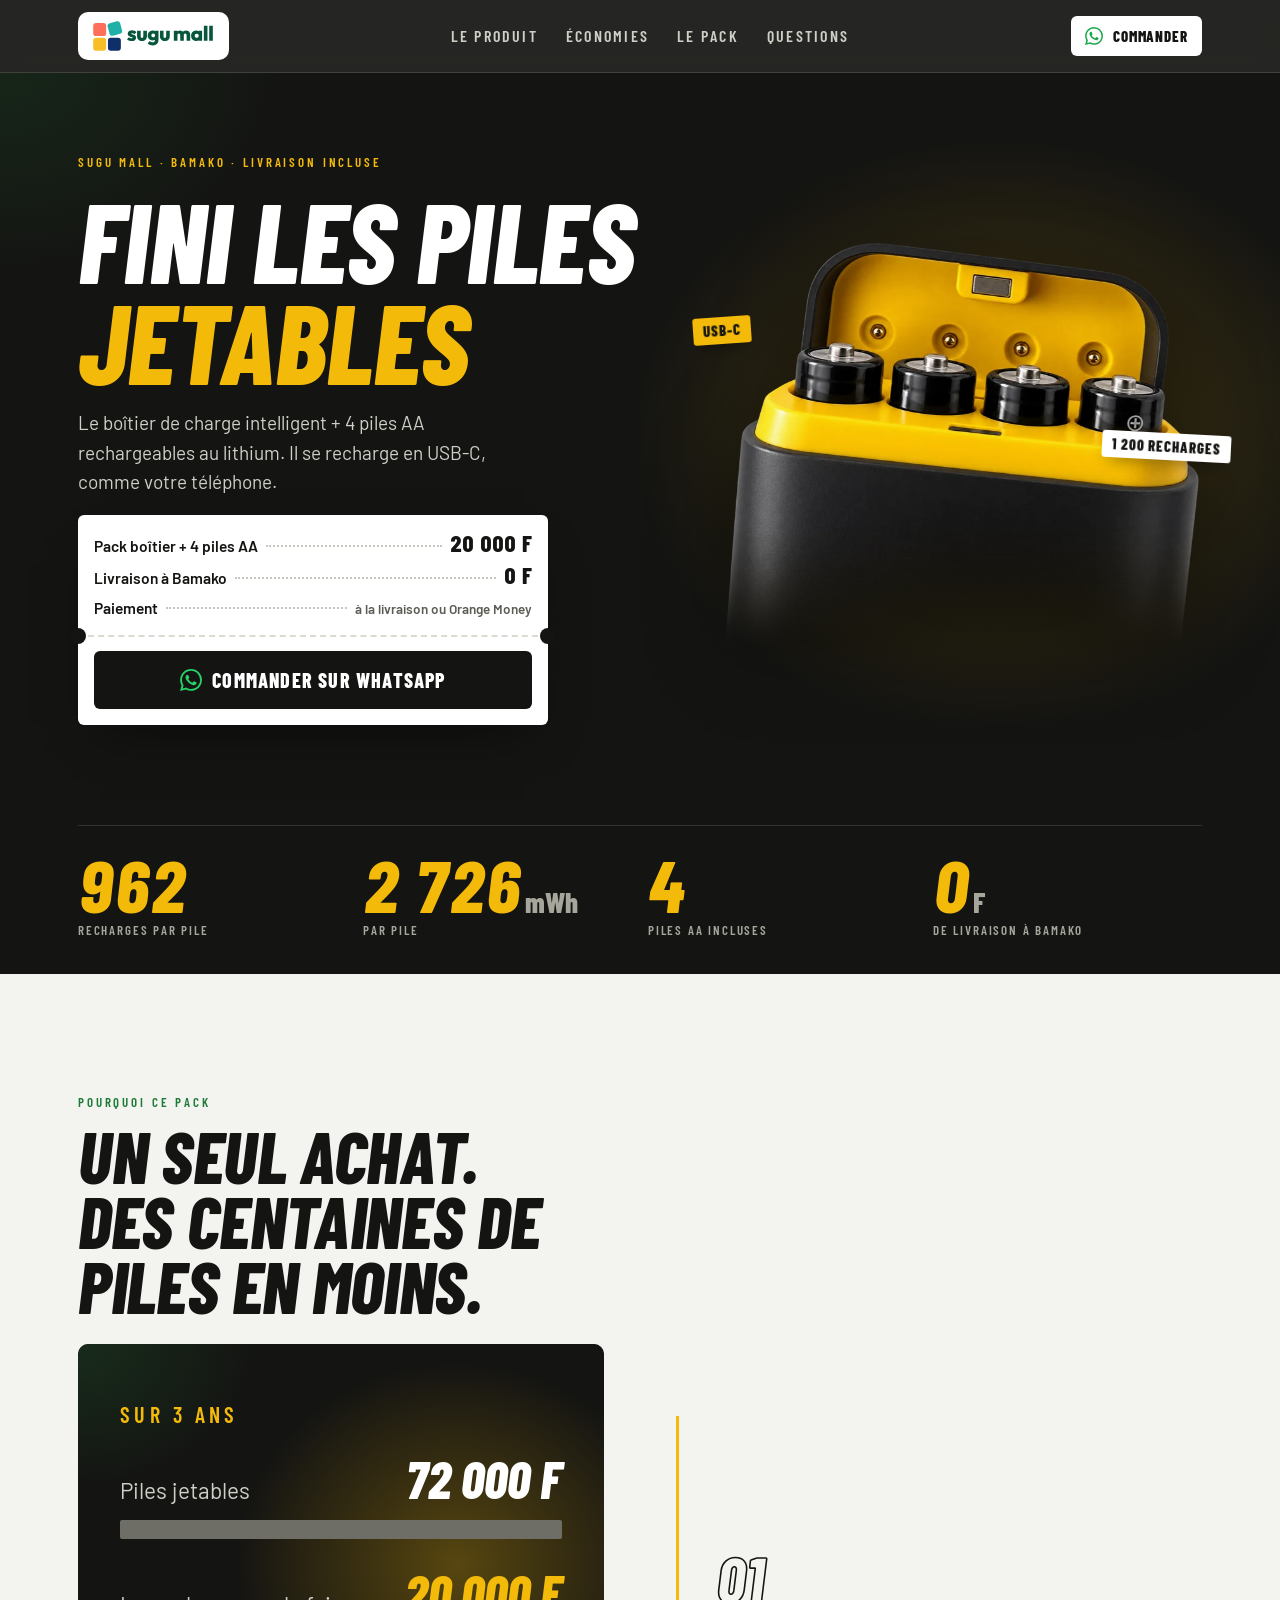
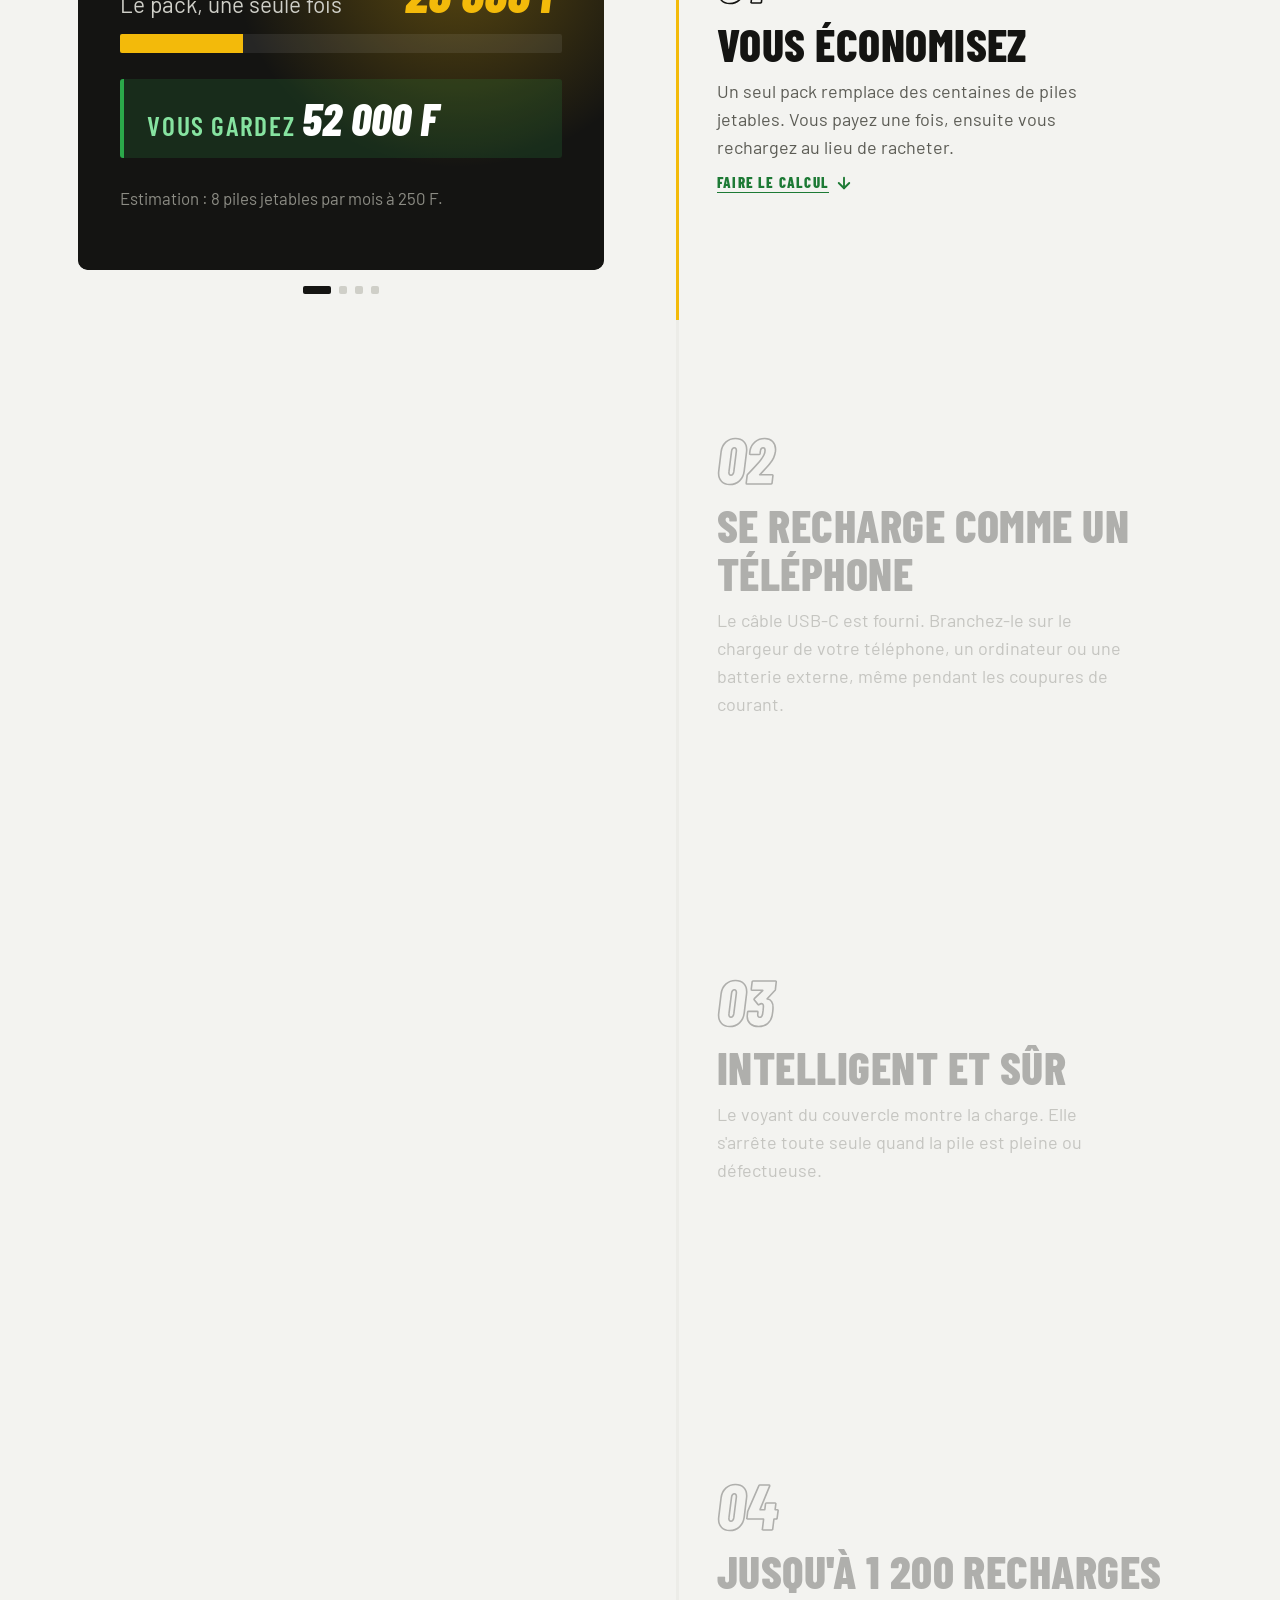
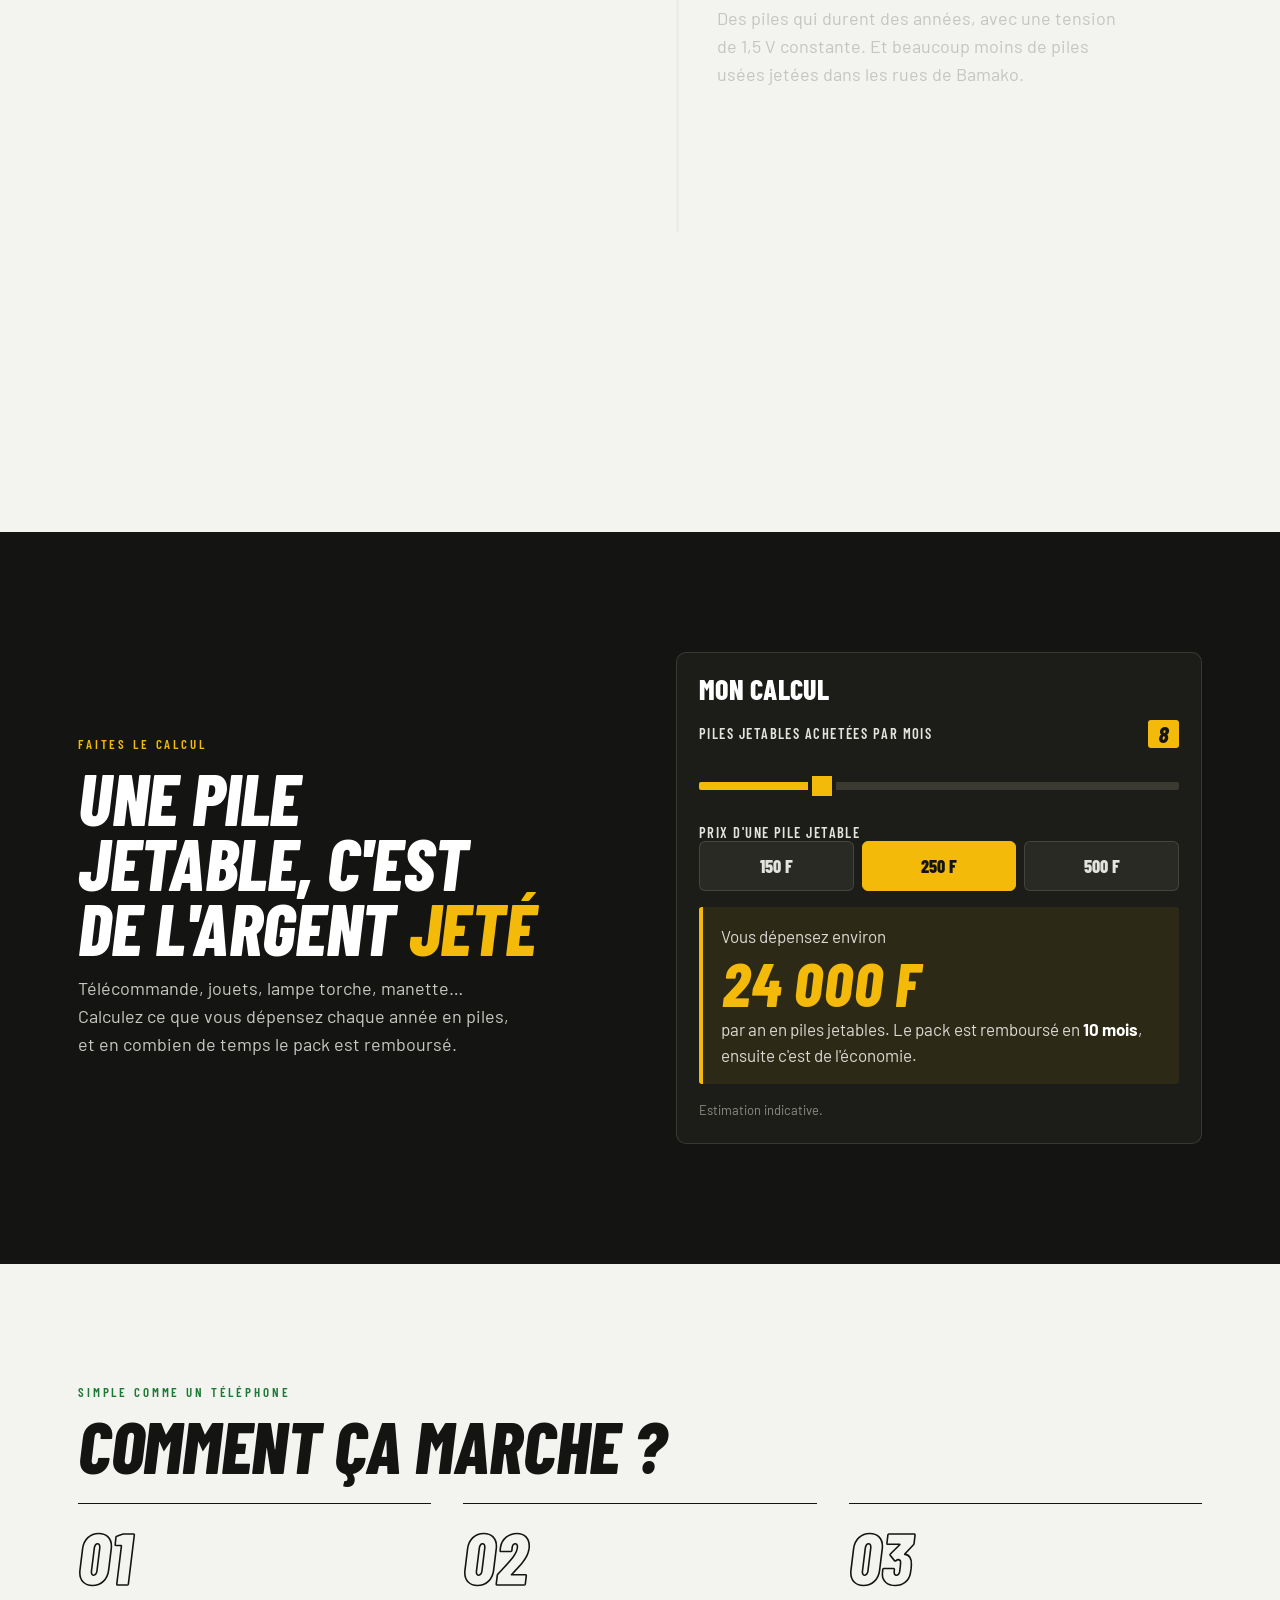
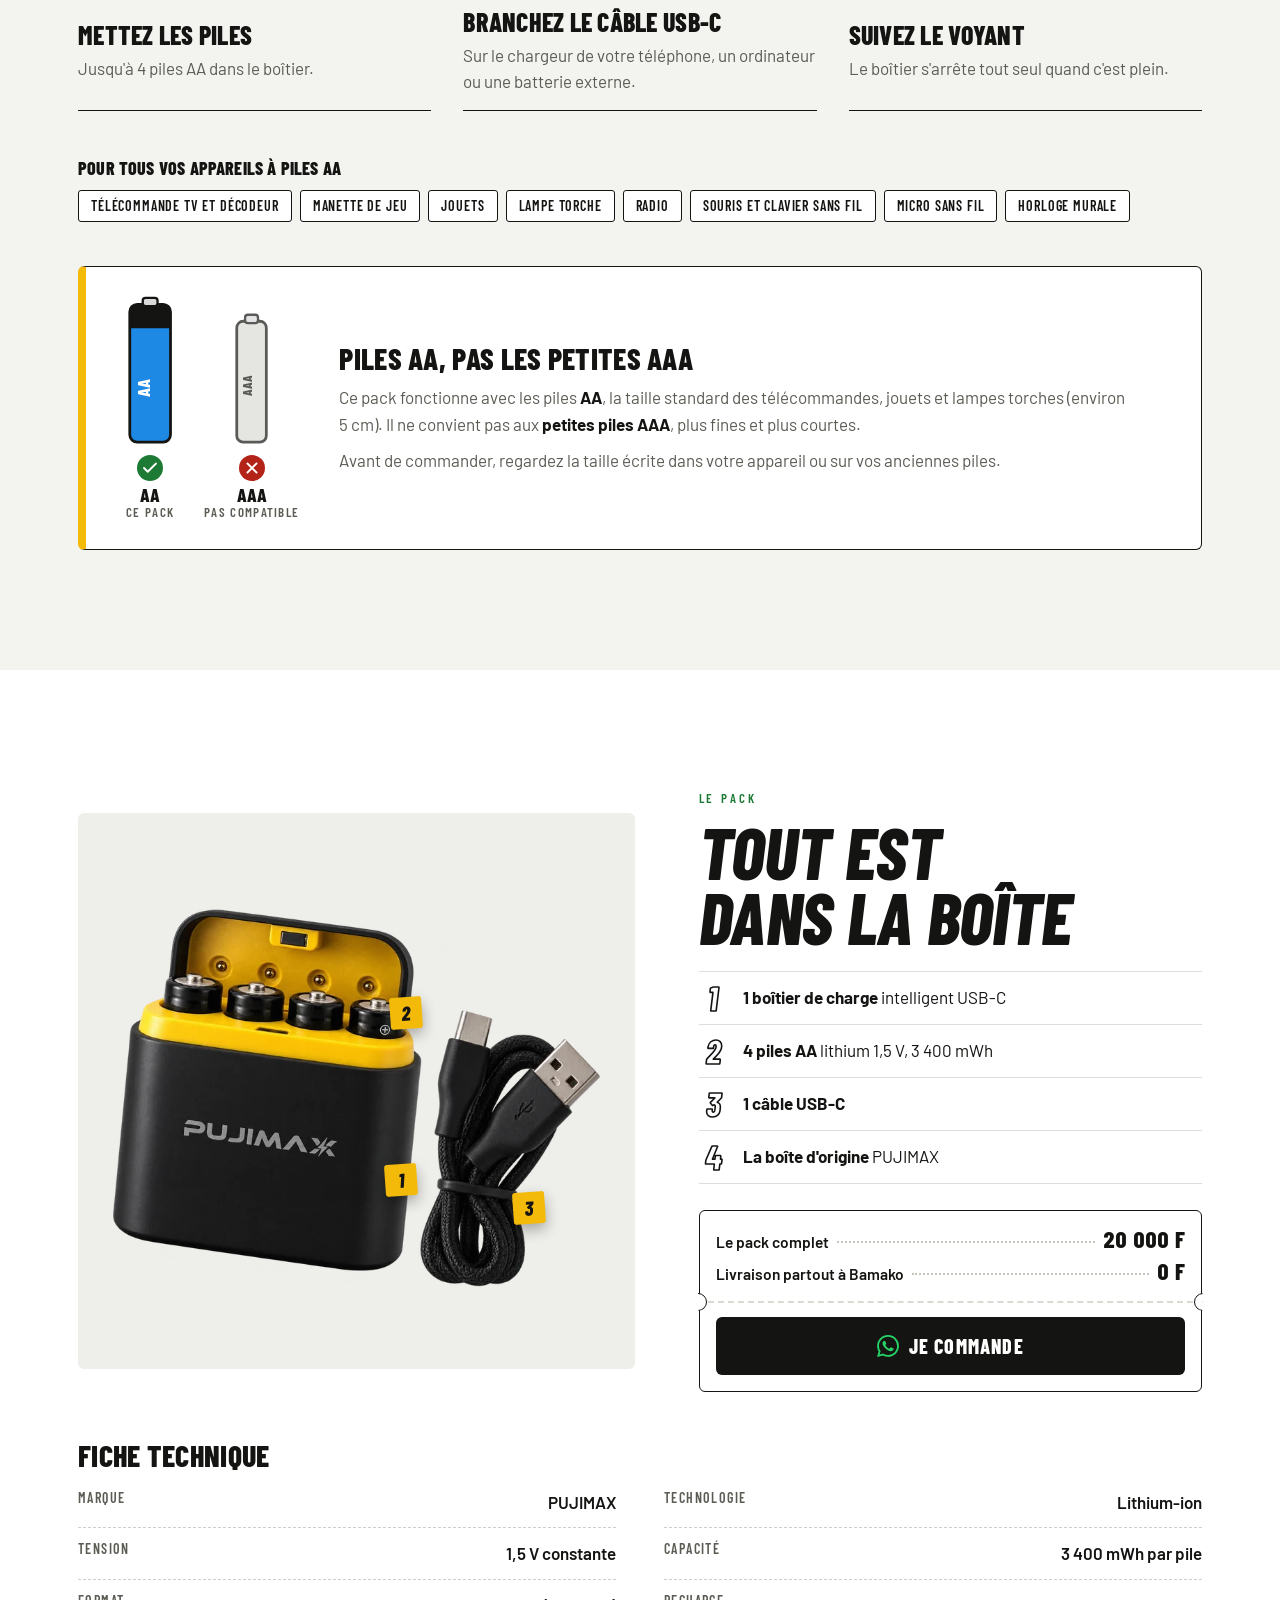
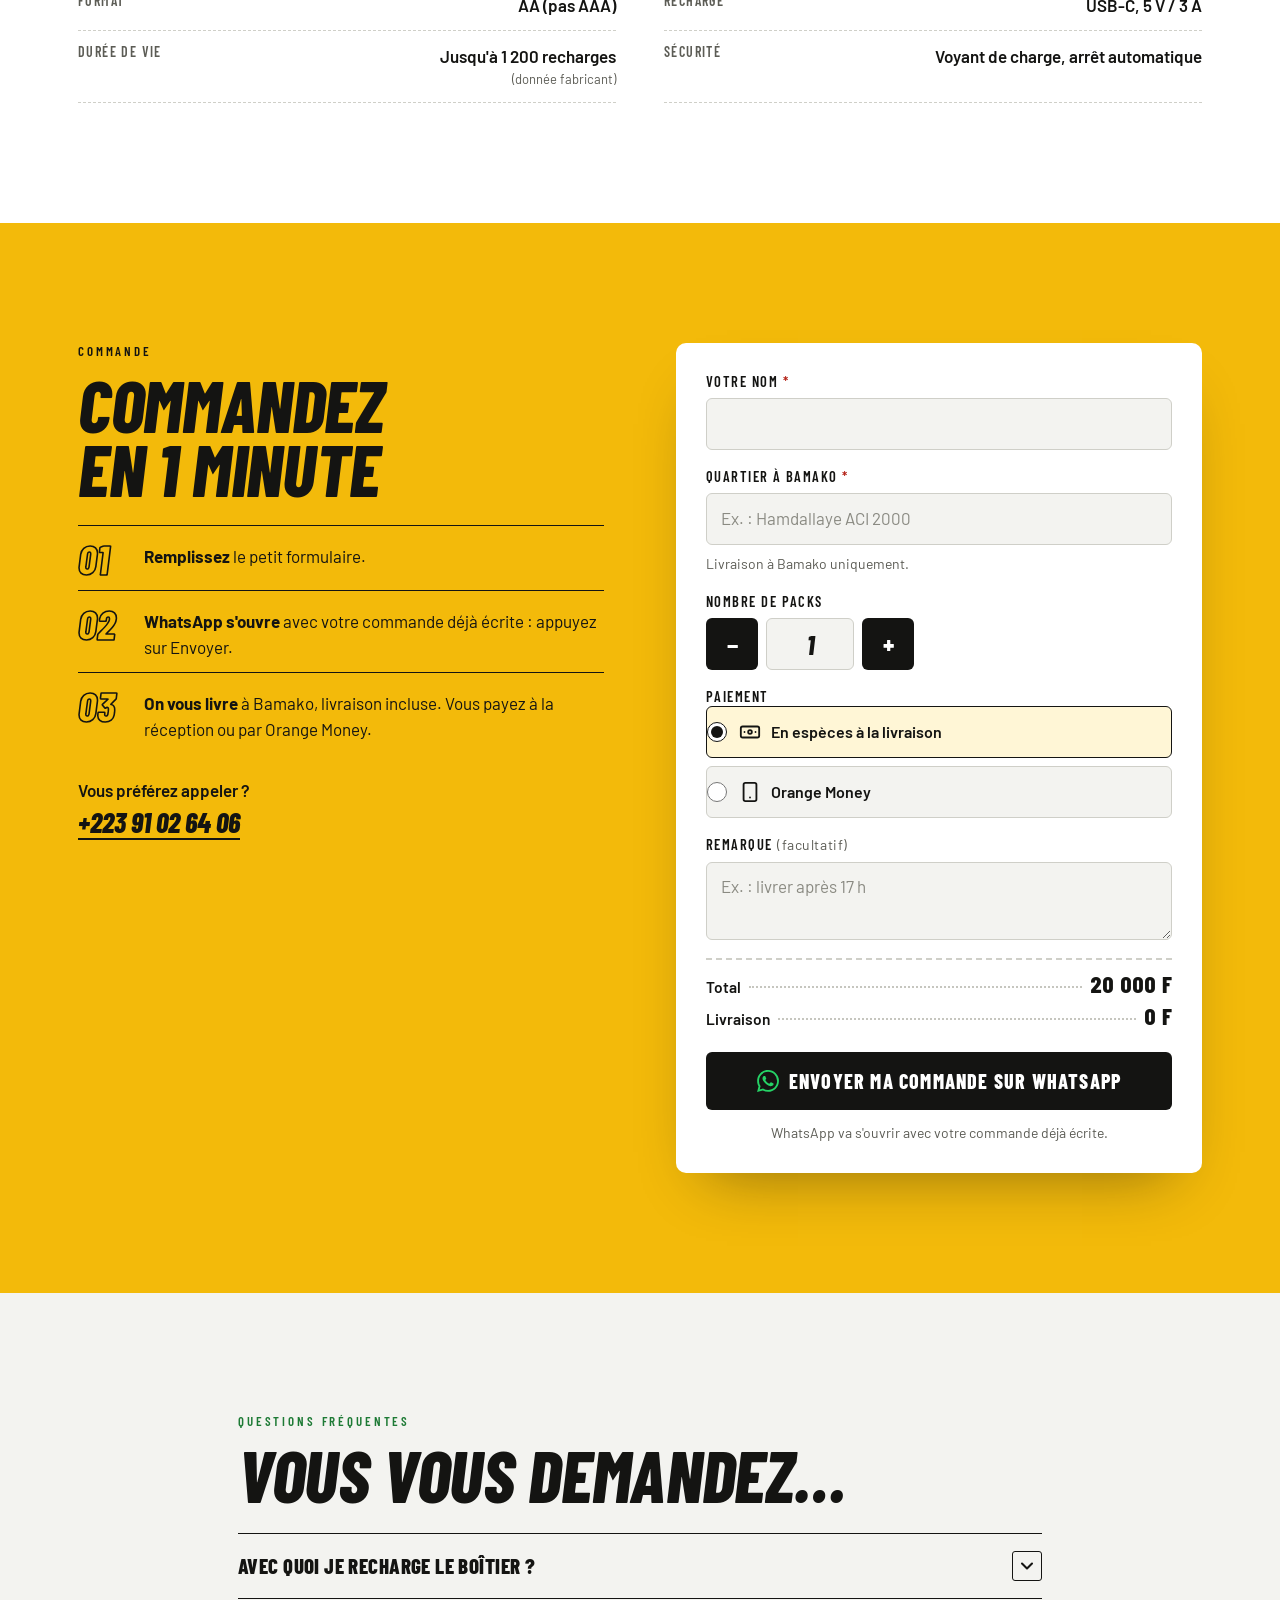
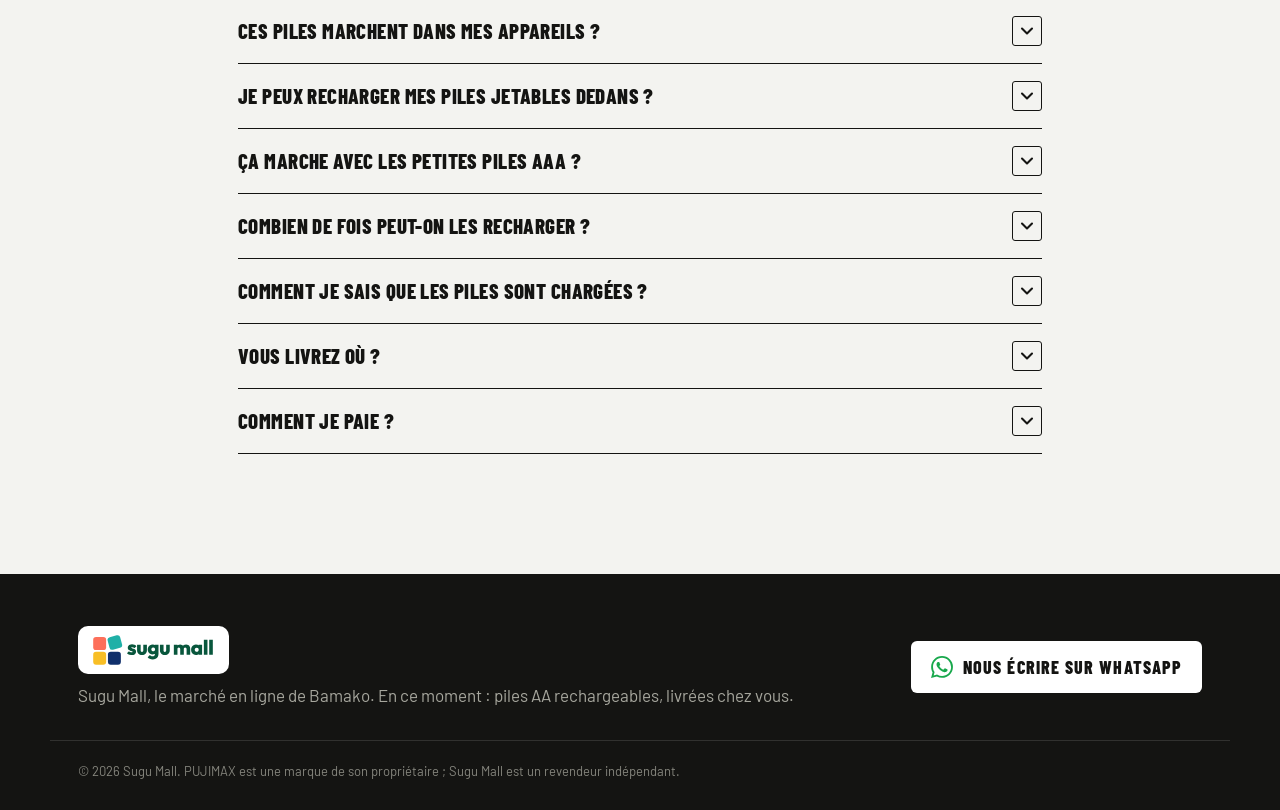
<file: index.html>
<!doctype html>
<html lang="fr">
<head>
  <meta charset="utf-8">
  <meta name="viewport" content="width=device-width, initial-scale=1, viewport-fit=cover">
  <title>Sugu Mall — Piles AA rechargeables USB-C livrées à Bamako</title>
  <meta name="description" content="Sugu Mall, le marché en ligne de Bamako : boîtier de charge USB-C + 4 piles AA rechargeables PUJIMAX. 20 000 F, livraison incluse, commande sur WhatsApp.">
  <link rel="canonical" href="https://sugumall.com/">
  <meta name="theme-color" content="#141412">

  <!-- Aperçu quand le lien est partagé sur WhatsApp / Facebook.
       Si le site change d'adresse (nom de domaine), mettre à jour og:url et og:image. -->
  <meta property="og:type" content="website">
  <meta property="og:locale" content="fr_FR">
  <meta property="og:site_name" content="Sugu Mall">
  <meta property="og:url" content="https://sugumall.com/">
  <meta property="og:title" content="Fini les piles jetables — Sugu Mall">
  <meta property="og:description" content="Boîtier de charge USB-C + 4 piles AA rechargeables. 20 000 F, livraison incluse à Bamako.">
  <meta property="og:image" content="https://sugumall.com/img/og-sugu-mall.jpg">
  <meta property="og:image:width" content="1200">
  <meta property="og:image:height" content="630">
  <meta property="og:image:alt" content="Sugu Mall : boîtier de charge USB-C et 4 piles AA rechargeables, 20 000 F livraison incluse à Bamako">
  <meta name="twitter:card" content="summary_large_image">

  <!-- Fiche pour Google (nom du site, boutique, produit).
       Si le prix, le numéro WhatsApp ou le stock changent, les mettre à jour ici aussi (main.js ne touche pas ce bloc). -->
  <script type="application/ld+json">
  {
    "@context": "https://schema.org",
    "@graph": [
      {
        "@type": "WebSite",
        "@id": "https://sugumall.com/#site",
        "url": "https://sugumall.com/",
        "name": "Sugu Mall",
        "alternateName": ["sugumall", "sugumall.com"],
        "inLanguage": "fr",
        "publisher": { "@id": "https://sugumall.com/#boutique" }
      },
      {
        "@type": "OnlineStore",
        "@id": "https://sugumall.com/#boutique",
        "name": "Sugu Mall",
        "alternateName": "sugumall",
        "url": "https://sugumall.com/",
        "logo": "https://sugumall.com/img/logo-sugu-mall-carre.png",
        "image": "https://sugumall.com/img/og-sugu-mall.jpg",
        "description": "Sugu Mall, le marché en ligne de Bamako. Commande sur WhatsApp, livraison partout à Bamako, paiement à la livraison ou par Orange Money.",
        "telephone": "+22391026406",
        "address": { "@type": "PostalAddress", "addressLocality": "Bamako", "addressCountry": "ML" },
        "areaServed": { "@type": "City", "name": "Bamako" },
        "contactPoint": {
          "@type": "ContactPoint",
          "contactType": "customer service",
          "telephone": "+22391026406",
          "url": "https://wa.me/22391026406",
          "areaServed": "ML",
          "availableLanguage": "fr"
        },
        "sameAs": ["https://www.facebook.com/profile.php?id=61595785272028"]
      },
      {
        "@type": "Product",
        "@id": "https://sugumall.com/#pack",
        "name": "Pack boîtier de charge USB-C + 4 piles AA rechargeables PUJIMAX",
        "description": "Boîtier de charge intelligent USB-C, 4 piles AA rechargeables lithium 1,5 V (3 400 mWh, jusqu'à 1 200 recharges) et câble USB-C. Livraison incluse à Bamako.",
        "image": ["https://sugumall.com/img/boitier-studio.webp", "https://sugumall.com/img/pack-studio.webp"],
        "brand": { "@type": "Brand", "name": "PUJIMAX" },
        "offers": {
          "@type": "Offer",
          "url": "https://sugumall.com/",
          "price": "20000",
          "priceCurrency": "XOF",
          "availability": "https://schema.org/InStock",
          "itemCondition": "https://schema.org/NewCondition",
          "seller": { "@id": "https://sugumall.com/#boutique" }
        }
      }
    ]
  }
  </script>

  <link rel="icon" href="img/favicon.svg?v=3" type="image/svg+xml">
  <link rel="preload" as="image" href="img/boitier-studio.webp" fetchpriority="high">
  <link rel="preconnect" href="https://fonts.googleapis.com">
  <link rel="preconnect" href="https://fonts.gstatic.com" crossorigin>
  <link rel="stylesheet" href="https://fonts.googleapis.com/css2?family=Barlow+Condensed:ital,wght@0,600;0,800;1,800&family=Barlow:wght@400;600&display=swap">
  <link rel="stylesheet" href="styles.css?v=8">
  <script>
    // Active les animations ; si main.js ne se charge pas, on réaffiche tout.
    document.documentElement.classList.add("js");
    addEventListener("load", function () { setTimeout(function () { if (!window.__pileReady) document.documentElement.classList.remove("js"); }, 1500); });
  </script>
</head>
<body>

<!-- Icônes (style Lucide, licence ISC) + logo WhatsApp -->
<svg width="0" height="0" style="position:absolute" aria-hidden="true">
  <defs>
    <symbol id="i-wa" viewBox="0 0 24 24"><path fill="currentColor" d="M17.47 14.38c-.3-.15-1.76-.87-2.03-.97-.27-.1-.47-.15-.67.15-.2.3-.77.97-.94 1.16-.17.2-.35.22-.64.07-.3-.15-1.26-.46-2.39-1.47-.88-.79-1.48-1.76-1.65-2.06-.17-.3-.02-.46.13-.6.13-.14.3-.35.45-.52.15-.17.2-.3.3-.5.1-.2.05-.37-.03-.52-.07-.15-.67-1.61-.92-2.2-.24-.58-.49-.5-.67-.51h-.57c-.2 0-.52.07-.79.37-.27.3-1.04 1.02-1.04 2.48 0 1.46 1.07 2.87 1.21 3.07.15.2 2.1 3.2 5.08 4.49.71.3 1.26.49 1.7.63.71.22 1.36.19 1.87.12.57-.09 1.76-.72 2-1.42.25-.69.25-1.29.18-1.41-.08-.13-.27-.2-.57-.35m-5.42 7.4h-.01a9.87 9.87 0 0 1-5.03-1.38l-.36-.21-3.74.98 1-3.65-.24-.37a9.86 9.86 0 0 1-1.51-5.26c0-5.45 4.44-9.88 9.89-9.88 2.64 0 5.12 1.03 6.99 2.9a9.82 9.82 0 0 1 2.89 6.99c0 5.45-4.44 9.88-9.88 9.88m8.41-18.3A11.82 11.82 0 0 0 12.05 0C5.5 0 .16 5.34.16 11.89c0 2.1.55 4.14 1.59 5.95L.06 24l6.3-1.65a11.88 11.88 0 0 0 5.68 1.45h.01c6.55 0 11.89-5.34 11.89-11.89a11.82 11.82 0 0 0-3.48-8.41"/></symbol>
    <symbol id="i-truck" viewBox="0 0 24 24" fill="none" stroke="currentColor" stroke-width="2" stroke-linecap="round" stroke-linejoin="round"><path d="M14 18V6a2 2 0 0 0-2-2H4a2 2 0 0 0-2 2v11a1 1 0 0 0 1 1h2"/><path d="M15 18H9"/><path d="M19 18h2a1 1 0 0 0 1-1v-3.65a1 1 0 0 0-.22-.62l-3.48-4.35A1 1 0 0 0 17.52 8H14"/><circle cx="17" cy="18" r="2"/><circle cx="7" cy="18" r="2"/></symbol>
    <symbol id="i-cash" viewBox="0 0 24 24" fill="none" stroke="currentColor" stroke-width="2" stroke-linecap="round" stroke-linejoin="round"><rect width="20" height="12" x="2" y="6" rx="2"/><circle cx="12" cy="12" r="2"/><path d="M6 12h.01M18 12h.01"/></symbol>
    <symbol id="i-phone" viewBox="0 0 24 24" fill="none" stroke="currentColor" stroke-width="2" stroke-linecap="round" stroke-linejoin="round"><rect width="14" height="20" x="5" y="2" rx="2"/><path d="M12 18h.01"/></symbol>
    <symbol id="i-shield" viewBox="0 0 24 24" fill="none" stroke="currentColor" stroke-width="2" stroke-linecap="round" stroke-linejoin="round"><path d="M20 13c0 5-3.5 7.5-7.66 8.95a1 1 0 0 1-.67-.01C7.5 20.5 4 18 4 13V6a1 1 0 0 1 1-1c2 0 4.5-1.2 6.24-2.72a1.17 1.17 0 0 1 1.52 0C14.51 3.81 17 5 19 5a1 1 0 0 1 1 1z"/><path d="m9 12 2 2 4-4"/></symbol>
    <symbol id="i-zap" viewBox="0 0 24 24" fill="none" stroke="currentColor" stroke-width="2" stroke-linecap="round" stroke-linejoin="round"><path d="M4 14a1 1 0 0 1-.78-1.63l9.9-10.2a.5.5 0 0 1 .86.46l-1.92 6.02A1 1 0 0 0 13 10h7a1 1 0 0 1 .78 1.63l-9.9 10.2a.5.5 0 0 1-.86-.46l1.92-6.02A1 1 0 0 0 11 14z"/></symbol>
    <symbol id="i-chevron" viewBox="0 0 24 24" fill="none" stroke="currentColor" stroke-width="2.5" stroke-linecap="round" stroke-linejoin="round"><path d="m6 9 6 6 6-6"/></symbol>
    <symbol id="i-arrow" viewBox="0 0 24 24" fill="none" stroke="currentColor" stroke-width="2.5" stroke-linecap="round" stroke-linejoin="round"><path d="M12 5v14"/><path d="m19 12-7 7-7-7"/></symbol>
    <symbol id="i-right" viewBox="0 0 24 24" fill="none" stroke="currentColor" stroke-width="2.5" stroke-linecap="round" stroke-linejoin="round"><path d="M5 12h14"/><path d="m12 5 7 7-7 7"/></symbol>
    <symbol id="i-alert" viewBox="0 0 24 24" fill="none" stroke="currentColor" stroke-width="2" stroke-linecap="round" stroke-linejoin="round"><circle cx="12" cy="12" r="10"/><path d="M12 8v4M12 16h.01"/></symbol>
    <symbol id="i-check" viewBox="0 0 24 24" fill="none" stroke="currentColor" stroke-width="2.5" stroke-linecap="round" stroke-linejoin="round"><path d="M20 6 9 17l-5-5"/></symbol>
    <symbol id="i-x" viewBox="0 0 24 24" fill="none" stroke="currentColor" stroke-width="2.5" stroke-linecap="round" stroke-linejoin="round"><path d="M18 6 6 18M6 6l12 12"/></symbol>
  </defs>
</svg>

<a class="skip-link" href="#contenu">Aller au contenu</a>

<header class="site-header" id="site-header">
  <div class="container site-header__inner">
    <a class="logo" href="#" aria-label="Sugu Mall, retour en haut"><img src="img/logo-sugu-mall.svg" width="123" height="30" alt=""></a>
    <nav class="site-nav" aria-label="Navigation principale">
      <a href="#produit">Le produit</a>
      <a href="#economie">Économies</a>
      <a href="#pack">Le pack</a>
      <a href="#faq">Questions</a>
    </nav>
    <a class="btn btn--white btn--sm site-header__cta" href="#commander"><svg class="ico ico--sm" aria-hidden="true"><use href="#i-wa"/></svg> Commander</a>
    <button class="menu-btn" id="menu-btn" type="button" aria-expanded="false" aria-controls="menu">Menu</button>
  </div>

  <!-- Menu plein écran (téléphone) -->
  <nav class="menu" id="menu" aria-label="Menu" hidden>
    <ol class="menu__list">
      <li><a href="#produit"><span class="num">01</span> Le produit</a></li>
      <li><a href="#economie"><span class="num">02</span> Économies</a></li>
      <li><a href="#pack"><span class="num">03</span> Le pack</a></li>
      <li><a href="#faq"><span class="num">04</span> Questions</a></li>
    </ol>
    <a class="btn btn--white btn--lg btn--block" href="#commander"><svg class="ico" aria-hidden="true"><use href="#i-wa"/></svg> Commander sur WhatsApp</a>
    <p class="menu__tel">Ou appelez le <a data-tel href="tel:+22391026406">+223 91 02 64 06</a></p>
  </nav>
</header>

<main id="contenu">

  <!-- ============ HAUT DE PAGE ============ -->
  <section class="hero">
    <div class="hero__glow" aria-hidden="true"></div>
    <div class="container hero__grid">
      <h1 data-reveal><span class="hero__tag">Sugu Mall · Bamako · Livraison incluse</span> Fini les piles <span class="hl">jetables</span></h1>

      <div class="hero__media">
        <img class="hero__img" id="hero-img" src="img/boitier-studio.webp" width="760" height="650" alt="Boîtier de charge PUJIMAX ouvert, intérieur jaune, avec quatre piles AA en place" fetchpriority="high">
        <span class="sign sign--a" aria-hidden="true">USB-C</span>
        <span class="sign sign--b" aria-hidden="true">1 200 recharges</span>
      </div>

      <div class="ticket hero__ticket" data-reveal style="--i:2">
        <p class="ticket__line"><span>Pack boîtier + <span data-piles>4</span> piles AA</span><i></i><b><span data-prix>20 000</span> F</b></p>
        <p class="ticket__line"><span>Livraison à Bamako</span><i></i><b>0 F</b></p>
        <p class="ticket__line"><span>Paiement</span><i></i><span>à la livraison ou Orange Money</span></p>
        <div class="ticket__cut" aria-hidden="true"></div>
        <a id="hero-cta" class="btn btn--ink btn--lg btn--block" href="#commander"><svg class="ico" aria-hidden="true"><use href="#i-wa"/></svg> Commander sur WhatsApp</a>
      </div>

      <p class="hero__lead" data-reveal style="--i:3">Le boîtier de charge intelligent + <span data-piles>4</span> piles AA rechargeables au lithium. Il se recharge en USB-C, comme votre téléphone.</p>
    </div>

    <!-- Chiffres clés -->
    <div class="container">
      <ul class="stats" aria-label="Le pack en chiffres">
        <li class="stat" data-reveal><span class="stat__num"><span data-count="1200">1 200</span></span><span class="stat__label">recharges par pile</span></li>
        <li class="stat" data-reveal style="--i:1"><span class="stat__num"><span data-count="3400">3 400</span><small>mWh</small></span><span class="stat__label">par pile</span></li>
        <li class="stat" data-reveal style="--i:2"><span class="stat__num"><span data-piles>4</span></span><span class="stat__label">piles AA incluses</span></li>
        <li class="stat" data-reveal style="--i:3"><span class="stat__num">0<small>F</small></span><span class="stat__label">de livraison à Bamako</span></li>
      </ul>
    </div>
  </section>

  <!-- ============ LE PRODUIT (visuel fixe sur ordinateur, à faire glisser sur téléphone) ============ -->
  <section id="produit" class="section features">
    <div class="container">
      <div class="section-head" data-reveal>
        <p class="eyebrow">Pourquoi ce pack</p>
        <h2>Un seul achat. Des centaines de piles en moins.</h2>
      </div>

      <div class="features__layout">
        <!-- Sur ordinateur, main.js recopie ici les visuels des avantages -->
        <div class="features__visual" aria-hidden="true">
          <div class="features__frame"></div>
          <ol class="features__dots"><li class="is-active"></li><li></li><li></li><li></li></ol>
        </div>

        <ol class="features__list" id="features-list">
          <li class="feature is-active" data-feature="0">
            <div class="feature__visual">
              <!-- Visuel 1 : comparaison sur 3 ans -->
              <div class="panel panel--dark">
                <div class="eco">
                  <p class="panel__kicker">Sur 3 ans</p>
                  <div class="eco__item">
                    <p class="eco__top"><span>Piles jetables</span><b><span data-eco-jetables>72 000</span> F</b></p>
                    <div class="eco__bar"><i style="--w:100%"></i></div>
                  </div>
                  <div class="eco__item eco__item--pack">
                    <p class="eco__top"><span>Le pack, une seule fois</span><b><span data-prix>20 000</span> F</b></p>
                    <div class="eco__bar"><i data-eco-bar style="--w:28%"></i></div>
                  </div>
                  <p class="eco__save">Vous gardez <b><span data-eco-gain>52 000</span> F</b></p>
                  <p class="panel__note">Estimation&nbsp;: 8 piles jetables par mois à 250 F.</p>
                </div>
              </div>
            </div>
            <span class="num">01</span>
            <h3>Vous économisez</h3>
            <p>Un seul pack remplace des centaines de piles jetables. Vous payez une fois, ensuite vous rechargez au lieu de racheter.</p>
            <a class="feature__link" href="#economie">Faire le calcul <svg class="ico ico--sm" aria-hidden="true"><use href="#i-arrow"/></svg></a>
          </li>
          <li class="feature" data-feature="1">
            <div class="feature__visual">
              <!-- Visuel 2 : d'où vient l'énergie -->
              <div class="panel panel--yellow">
                <svg class="usb-art" viewBox="0 0 400 400" role="img" aria-label="Le boîtier se recharge avec un chargeur de téléphone, un ordinateur ou une batterie externe">
                  <g fill="#fff"><rect x="24" y="26" width="104" height="112" rx="10"/><rect x="148" y="26" width="104" height="112" rx="10"/><rect x="272" y="26" width="104" height="112" rx="10"/></g>
                  <g fill="none" stroke="#141412" stroke-width="4" stroke-linecap="round" stroke-linejoin="round">
                    <rect x="59" y="56" width="34" height="38" rx="9"/><path d="M68 46v10M84 46v10"/>
                    <rect x="176" y="50" width="48" height="32" rx="5"/><path d="M168 92h64"/>
                    <rect x="309" y="46" width="30" height="48" rx="9"/><path d="m327 58-8 12h7l-3 12 9-14h-7z"/>
                  </g>
                  <rect x="69" y="82" width="14" height="5" rx="2.5" fill="#141412"/>
                  <g font-family="'Barlow Condensed', sans-serif" font-weight="800" font-size="17" letter-spacing="1" fill="#141412" text-anchor="middle">
                    <text x="76" y="124">CHARGEUR</text><text x="200" y="124">ORDINATEUR</text><text x="324" y="124">POWERBANK</text>
                  </g>
                  <g class="flow" fill="none" stroke="#141412" stroke-width="3.5" stroke-linecap="round">
                    <path d="M76 140C76 200 200 190 200 238"/><path d="M200 140v98"/><path d="M324 140C324 200 200 190 200 238"/>
                  </g>
                  <rect x="140" y="256" width="120" height="100" rx="22" fill="#141412"/>
                  <rect x="140" y="240" width="120" height="38" rx="14" fill="#fff"/>
                  <g fill="#141412"><circle cx="164" cy="259" r="8"/><circle cx="188" cy="259" r="8"/><circle cx="212" cy="259" r="8"/><circle cx="236" cy="259" r="8"/></g>
                  <path d="m205 290-15 24h11l-5 22 17-27h-11z" fill="#F3BA0A"/>
                </svg>
                <span class="panel__pill">Câble USB-C fourni</span>
              </div>
            </div>
            <span class="num">02</span>
            <h3>Se recharge comme un téléphone</h3>
            <p>Le câble USB-C est fourni. Branchez-le sur le chargeur de votre téléphone, un ordinateur ou une batterie externe, même pendant les coupures de courant.</p>
          </li>
          <li class="feature" data-feature="2">
            <div class="feature__visual">
              <!-- Visuel 3 : le vrai boîtier sur fond sombre -->
              <div class="panel panel--dark panel--photo">
                <img src="img/boitier-studio.webp" width="760" height="650" loading="lazy" decoding="async" alt="Boîtier PUJIMAX ouvert, avec le voyant de charge en haut du couvercle">
                <span class="panel__chip panel__chip--a"><svg aria-hidden="true"><use href="#i-zap"/></svg> Voyant de charge</span>
                <span class="panel__chip panel__chip--b"><svg aria-hidden="true"><use href="#i-shield"/></svg> Arrêt automatique</span>
              </div>
            </div>
            <span class="num">03</span>
            <h3>Intelligent et sûr</h3>
            <p>Le voyant du couvercle montre la charge. Elle s'arrête toute seule quand la pile est pleine ou défectueuse.</p>
          </li>
          <li class="feature" data-feature="3">
            <div class="feature__visual">
              <!-- Visuel 4 : compteur de recharges -->
              <div class="panel panel--light">
                <div class="ring">
                  <svg viewBox="0 0 240 240" aria-hidden="true">
                    <circle cx="120" cy="120" r="100" fill="none" stroke="#E6E6E0" stroke-width="16"/>
                    <circle class="ring__arc" cx="120" cy="120" r="100" fill="none" stroke="#F3BA0A" stroke-width="16" stroke-linecap="round" pathLength="100" stroke-dasharray="100" transform="rotate(-90 120 120)"/>
                  </svg>
                  <p class="ring__center"><b>1 200</b><span>recharges par pile</span></p>
                </div>
                <p class="panel__chips"><span>1,5 V constante</span><span>3 400 mWh</span><span>Format AA</span></p>
              </div>
            </div>
            <span class="num">04</span>
            <h3>Jusqu'à 1 200 recharges</h3>
            <p>Des piles qui durent des années, avec une tension de 1,5&nbsp;V constante. Et beaucoup moins de piles usées jetées dans les rues de Bamako.</p>
          </li>
        </ol>

        <!-- Sur téléphone : position dans le carrousel -->
        <div class="swipe-hint" aria-hidden="true">
          <ol class="swipe-hint__dots"><li class="is-active"></li><li></li><li></li><li></li></ol>
          <span>Glissez <svg class="ico ico--sm"><use href="#i-right"/></svg></span>
        </div>
      </div>
    </div>
  </section>

  <!-- ============ ÉCONOMIES ============ -->
  <section id="economie" class="section section--dark">
    <div class="container split">
      <div data-reveal>
        <p class="eyebrow eyebrow--dark">Faites le calcul</p>
        <h2>Une pile jetable, c'est de l'argent <span class="hl">jeté</span></h2>
        <p class="lead lead--dark">Télécommande, jouets, lampe torche, manette… Calculez ce que vous dépensez chaque année en piles, et en combien de temps le pack est remboursé.</p>
      </div>

      <div class="calc" role="group" aria-labelledby="calc-title" data-reveal style="--i:1">
        <h3 id="calc-title" class="calc__title">Mon calcul</h3>

        <label class="calc__label" for="calc-qte">Piles jetables achetées par mois <output id="calc-qte-out" for="calc-qte">8</output></label>
        <input id="calc-qte" class="range" type="range" min="1" max="30" step="1" value="8">

        <fieldset class="calc__prix">
          <legend class="calc__label">Prix d'une pile jetable</legend>
          <div class="segmented">
            <label><input type="radio" name="prix-pile" value="150"> <span>150 F</span></label>
            <label><input type="radio" name="prix-pile" value="250" checked> <span>250 F</span></label>
            <label><input type="radio" name="prix-pile" value="500"> <span>500 F</span></label>
          </div>
        </fieldset>

        <div class="calc__result" aria-live="polite">
          <p>Vous dépensez environ</p>
          <p class="calc__big"><span id="calc-annuel">24 000</span> F</p>
          <p>par an en piles jetables. Le pack est remboursé en <strong id="calc-retour">10 mois</strong>, ensuite c'est de l'économie.</p>
        </div>
        <p class="calc__note">Estimation indicative.</p>
      </div>
    </div>
  </section>

  <!-- ============ COMMENT ÇA MARCHE ============ -->
  <section id="comment" class="section">
    <div class="container">
      <div class="section-head" data-reveal>
        <p class="eyebrow">Simple comme un téléphone</p>
        <h2>Comment ça marche&nbsp;?</h2>
      </div>
      <ol class="steps">
        <li class="step" data-reveal>
          <span class="num">01</span>
          <div><h3>Mettez les piles</h3><p>Jusqu'à 4 piles AA dans le boîtier.</p></div>
        </li>
        <li class="step" data-reveal style="--i:1">
          <span class="num">02</span>
          <div><h3>Branchez le câble USB-C</h3><p>Sur le chargeur de votre téléphone, un ordinateur ou une batterie externe.</p></div>
        </li>
        <li class="step" data-reveal style="--i:2">
          <span class="num">03</span>
          <div><h3>Suivez le voyant</h3><p>Le boîtier s'arrête tout seul quand c'est plein.</p></div>
        </li>
      </ol>

      <div class="devices" data-reveal>
        <h3 class="devices__title">Pour tous vos appareils à piles AA</h3>
        <ul class="chips">
          <li>Télécommande TV et décodeur</li>
          <li>Manette de jeu</li>
          <li>Jouets</li>
          <li>Lampe torche</li>
          <li>Radio</li>
          <li>Souris et clavier sans fil</li>
          <li>Micro sans fil</li>
          <li>Horloge murale</li>
        </ul>
      </div>

      <!-- Encadré AA / AAA : des clients ont déjà confondu avec les « petites piles » AAA -->
      <div class="aa-note" data-reveal>
        <div class="aa-note__sizes" aria-hidden="true">
          <figure class="size size--ok">
            <!-- AA à l'échelle : 14,5 × 50,5 mm -->
            <svg class="size__pile size__pile--aa" viewBox="0 0 50 162">
              <rect x="3" y="10" width="44" height="149" rx="8" fill="#1E88E5"/>
              <path d="M3 18a8 8 0 0 1 8-8h28a8 8 0 0 1 8 8v18H3z" fill="#141412"/>
              <rect x="3" y="10" width="44" height="149" rx="8" fill="none" stroke="#141412" stroke-width="3"/>
              <rect x="17" y="3" width="16" height="9" rx="3" fill="#D9D9D9" stroke="#141412" stroke-width="2.5"/>
              <text x="25" y="100" transform="rotate(-90 25 100)" text-anchor="middle" font-family="'Barlow Condensed', sans-serif" font-weight="800" font-size="19" fill="#fff">AA</text>
            </svg>
            <figcaption><svg class="ico ico--sm"><use href="#i-check"/></svg> AA<small>Ce pack</small></figcaption>
          </figure>
          <figure class="size size--no">
            <!-- AAA à la même échelle : 10,5 × 44,5 mm -->
            <svg class="size__pile size__pile--aaa" viewBox="0 0 38 144">
              <rect x="3" y="10" width="32" height="131" rx="7" fill="#DADAD5" stroke="#141412" stroke-width="3"/>
              <rect x="12" y="3" width="14" height="9" rx="3" fill="#D9D9D9" stroke="#141412" stroke-width="2.5"/>
              <text x="19" y="80" transform="rotate(-90 19 80)" text-anchor="middle" font-family="'Barlow Condensed', sans-serif" font-weight="800" font-size="14" fill="#141412">AAA</text>
            </svg>
            <figcaption><svg class="ico ico--sm"><use href="#i-x"/></svg> AAA<small>Pas compatible</small></figcaption>
          </figure>
        </div>
        <div class="aa-note__text">
          <h3>Piles AA, pas les petites AAA</h3>
          <p>Ce pack fonctionne avec les piles <strong>AA</strong>, la taille standard des télécommandes, jouets et lampes torches (environ 5&nbsp;cm). Il ne convient pas aux <strong>petites piles AAA</strong>, plus fines et plus courtes.</p>
          <p>Avant de commander, regardez la taille écrite dans votre appareil ou sur vos anciennes piles.</p>
        </div>
      </div>
    </div>
  </section>

  <!-- ============ LE PACK ============ -->
  <section id="pack" class="section section--white">
    <div class="container">
      <div class="pack">
        <figure class="pack__photo" data-reveal>
          <img src="img/pack-studio.webp" width="800" height="800" loading="lazy" decoding="async" alt="Le pack&nbsp;: boîtier de charge PUJIMAX ouvert avec ses 4 piles AA, et le câble USB-C">
          <span class="hotspot" style="--x:59%;--y:36%">2</span>
          <span class="hotspot" style="--x:58%;--y:66%">1</span>
          <span class="hotspot" style="--x:81%;--y:71%">3</span>
        </figure>

        <div class="pack__info" data-reveal style="--i:1">
          <p class="eyebrow">Le pack</p>
          <h2>Tout est dans la boîte</h2>
          <ol class="pack__list">
            <li><span class="num">1</span><span><b>1 boîtier de charge</b> intelligent <span class="nw">USB-C</span></span></li>
            <li><span class="num">2</span><span><b><span data-piles>4</span> piles AA</b> lithium 1,5&nbsp;V, 3 400&nbsp;mWh</span></li>
            <li><span class="num">3</span><span><b>1 câble USB-C</b></span></li>
            <li><span class="num">4</span><span><b>La boîte d'origine</b> PUJIMAX</span></li>
          </ol>
          <div class="ticket ticket--light">
            <p class="ticket__line"><span>Le pack complet</span><i></i><b><span data-prix>20 000</span> F</b></p>
            <p class="ticket__line"><span>Livraison partout à Bamako</span><i></i><b>0 F</b></p>
            <div class="ticket__cut" aria-hidden="true"></div>
            <a class="btn btn--ink btn--lg btn--block" href="#commander"><svg class="ico" aria-hidden="true"><use href="#i-wa"/></svg> Je commande</a>
          </div>
        </div>
      </div>

      <div class="specs" id="caracteristiques" data-reveal>
        <h3 class="specs__title">Fiche technique</h3>
        <dl class="specs__grid">
          <div><dt>Marque</dt><dd>PUJIMAX</dd></div>
          <div><dt>Technologie</dt><dd>Lithium-ion</dd></div>
          <div><dt>Tension</dt><dd>1,5 V constante</dd></div>
          <div><dt>Capacité</dt><dd>3 400 mWh par pile</dd></div>
          <div><dt>Format</dt><dd>AA (pas AAA)</dd></div>
          <div><dt>Recharge</dt><dd>USB-C, 5 V / 3 A</dd></div>
          <div><dt>Durée de vie</dt><dd>Jusqu'à 1 200 recharges <small>(donnée fabricant)</small></dd></div>
          <div><dt>Sécurité</dt><dd>Voyant de charge, arrêt automatique</dd></div>
        </dl>
      </div>
    </div>
  </section>

  <!-- ============ COMMANDER ============ -->
  <section id="commander" class="section section--yellow">
    <div class="container split split--top">
      <div class="order-intro" data-reveal>
        <p class="eyebrow eyebrow--ink">Commande</p>
        <h2>Commandez en 1 minute</h2>
        <ol class="howto">
          <li><span class="num">01</span><p><b>Remplissez</b> le petit formulaire.</p></li>
          <li><span class="num">02</span><p><b>WhatsApp s'ouvre</b> avec votre commande déjà écrite&nbsp;: appuyez sur Envoyer.</p></li>
          <li><span class="num">03</span><p><b>On vous livre</b> à Bamako, livraison incluse. Vous payez à la réception ou par Orange Money.</p></li>
        </ol>
        <p class="order-alt">Vous préférez appeler&nbsp;?<br><a data-tel href="tel:+22391026406">+223 91 02 64 06</a></p>
      </div>

      <form id="form-commande" class="order" novalidate data-reveal style="--i:1">
        <div class="field">
          <label for="f-nom">Votre nom <span class="req" aria-hidden="true">*</span></label>
          <input id="f-nom" name="nom" type="text" autocomplete="name" required aria-describedby="f-nom-err">
          <p class="field__err" id="f-nom-err" hidden><svg class="ico ico--sm" aria-hidden="true"><use href="#i-alert"/></svg> Indiquez votre nom pour la livraison.</p>
        </div>

        <div class="field">
          <label for="f-quartier">Quartier à Bamako <span class="req" aria-hidden="true">*</span></label>
          <input id="f-quartier" name="quartier" type="text" autocomplete="address-level3" placeholder="Ex.&nbsp;: Hamdallaye ACI 2000" required aria-describedby="f-quartier-help f-quartier-err">
          <p class="field__help" id="f-quartier-help">Livraison à Bamako uniquement.</p>
          <p class="field__err" id="f-quartier-err" hidden><svg class="ico ico--sm" aria-hidden="true"><use href="#i-alert"/></svg> Indiquez votre quartier pour qu'on vous livre.</p>
        </div>

        <div class="field">
          <span class="field__label" id="qte-label">Nombre de packs</span>
          <div class="stepper" role="group" aria-labelledby="qte-label">
            <button type="button" class="stepper__btn" data-step="-1" aria-label="Retirer un pack">−</button>
            <input id="f-qte" name="qte" type="number" inputmode="numeric" min="1" max="20" value="1" aria-labelledby="qte-label">
            <button type="button" class="stepper__btn" data-step="1" aria-label="Ajouter un pack">+</button>
          </div>
        </div>

        <fieldset class="field">
          <legend class="field__label">Paiement</legend>
          <div class="choices">
            <label class="choice"><input type="radio" name="paiement" value="En espèces à la livraison" checked> <span><svg class="ico" aria-hidden="true"><use href="#i-cash"/></svg> En espèces à la livraison</span></label>
            <label class="choice"><input type="radio" name="paiement" value="Orange Money"> <span><svg class="ico" aria-hidden="true"><use href="#i-phone"/></svg> Orange Money</span></label>
          </div>
        </fieldset>

        <div class="field">
          <label for="f-note">Remarque <span class="opt">(facultatif)</span></label>
          <textarea id="f-note" name="note" rows="2" placeholder="Ex.&nbsp;: livrer après 17 h"></textarea>
        </div>

        <div class="ticket ticket--flat">
          <p class="ticket__line"><span>Total</span><i></i><b><span id="total">20 000</span> F</b></p>
          <p class="ticket__line"><span>Livraison</span><i></i><b>0 F</b></p>
        </div>

        <button type="submit" class="btn btn--ink btn--lg btn--block">
          <svg class="ico" aria-hidden="true"><use href="#i-wa"/></svg> Envoyer ma commande sur WhatsApp
        </button>
        <p class="order__help">WhatsApp va s'ouvrir avec votre commande déjà écrite.</p>
        <p class="order__ok" id="order-ok" role="status" hidden>
          <svg class="ico" aria-hidden="true"><use href="#i-check"/></svg>
          <span>WhatsApp s'ouvre… Si rien ne se passe, <a id="order-ok-link" href="#">appuyez ici</a>.</span>
        </p>
      </form>
    </div>
  </section>

  <!-- ============ FAQ ============ -->
  <section id="faq" class="section">
    <div class="container container--narrow">
      <div class="section-head" data-reveal>
        <p class="eyebrow">Questions fréquentes</p>
        <h2>Vous vous demandez…</h2>
      </div>
      <div class="faq" data-reveal>
        <details>
          <summary>Avec quoi je recharge le boîtier&nbsp;?<svg class="ico" aria-hidden="true"><use href="#i-chevron"/></svg></summary>
          <p>Avec le câble USB-C fourni, branché sur le chargeur de votre téléphone, un ordinateur ou une batterie externe (powerbank). Pratique pendant les coupures de courant.</p>
        </details>
        <details>
          <summary>Ces piles marchent dans mes appareils&nbsp;?<svg class="ico" aria-hidden="true"><use href="#i-chevron"/></svg></summary>
          <p>Oui. Ce sont des piles AA standard de 1,5 V, le même format que les piles jetables classiques (LR6). Elles vont partout où vont les piles AA.</p>
        </details>
        <details>
          <summary>Je peux recharger mes piles jetables dedans&nbsp;?<svg class="ico" aria-hidden="true"><use href="#i-chevron"/></svg></summary>
          <p>Non, jamais. Le boîtier recharge uniquement les piles AA lithium rechargeables de 1,5&nbsp;V, comme celles du pack. Recharger une pile jetable peut la faire couler ou chauffer.</p>
        </details>
        <details>
          <summary>Ça marche avec les petites piles AAA&nbsp;?<svg class="ico" aria-hidden="true"><use href="#i-chevron"/></svg></summary>
          <p>Non. Le boîtier et les piles sont au format AA (environ 5&nbsp;cm). Si votre appareil prend des petites piles AAA, ce pack ne convient pas.</p>
        </details>
        <details>
          <summary>Combien de fois peut-on les recharger&nbsp;?<svg class="ico" aria-hidden="true"><use href="#i-chevron"/></svg></summary>
          <p>Jusqu'à 1 200 fois d'après le fabricant. C'est pour ça qu'un seul pack remplace des centaines de piles jetables.</p>
        </details>
        <details>
          <summary>Comment je sais que les piles sont chargées&nbsp;?<svg class="ico" aria-hidden="true"><use href="#i-chevron"/></svg></summary>
          <p>Le voyant du couvercle montre la charge. Le boîtier coupe la charge tout seul quand la pile est pleine, ou si elle est défectueuse.</p>
        </details>
        <details>
          <summary>Vous livrez où&nbsp;?<svg class="ico" aria-hidden="true"><use href="#i-chevron"/></svg></summary>
          <p>Partout à Bamako, et la livraison est incluse dans le prix. Pour le moment, nous livrons uniquement à Bamako.</p>
        </details>
        <details>
          <summary>Comment je paie&nbsp;?<svg class="ico" aria-hidden="true"><use href="#i-chevron"/></svg></summary>
          <p>En espèces à la livraison, ou par Orange Money. Vous choisissez dans le formulaire de commande.</p>
        </details>
      </div>
    </div>
  </section>

</main>

<footer class="site-footer">
  <div class="container site-footer__inner">
    <div>
      <a class="logo" href="#" aria-label="Sugu Mall, retour en haut"><img src="img/logo-sugu-mall.svg" width="123" height="30" alt=""></a>
      <p>Sugu Mall, le marché en ligne de Bamako. En ce moment&nbsp;: piles AA rechargeables, livrées chez vous.</p>
    </div>
    <a class="btn btn--white" data-wa href="#commander"><svg class="ico" aria-hidden="true"><use href="#i-wa"/></svg> Nous écrire sur WhatsApp</a>
  </div>
  <div class="container site-footer__legal">
    <p>© <span id="annee">2026</span> Sugu Mall. PUJIMAX est une marque de son propriétaire&nbsp;; Sugu Mall est un revendeur indépendant.</p>
  </div>
</footer>

<!-- Barre d'achat fixe (téléphone) -->
<div class="sticky-cta" id="sticky-cta" aria-hidden="true">
  <p class="sticky-cta__price"><b><span data-prix>20 000</span> F</b><small>Livraison incluse</small></p>
  <a class="btn btn--white" href="#commander" tabindex="-1"><svg class="ico" aria-hidden="true"><use href="#i-wa"/></svg> Commander</a>
</div>

<script src="main.js?v=8" defer></script>
</body>
</html>
</file>
<file: styles.css>
/* =========================================================
   Sugu Mall — page de vente
   Direction « Signalétique » : typo étroite et penchée comme
   les emballages de piles (Barlow Condensed), prix en ticket.
   Couleurs du produit : noir mat, jaune de l'intérieur, vert PUJIMAX.
   Pensé d'abord pour le téléphone.
   ========================================================= */

:root {
  --ink: #141412;
  --ink-2: #1C1C19;
  --ink-3: #2A2A25;
  --line-dark: rgba(255, 255, 255, .12);
  --bg: #F3F3F0;
  --white: #FFFFFF;
  --line: #DEDED8;
  --yellow: #F3BA0A;
  --green: #2BA84A;
  --green-ink: #1D7A35;
  --wa: #25D366;
  --text: #141412;
  --muted: #5C5C55;
  --muted-dark: #A6A69D;
  --error: #B42318;
  --success: #1D7A35;
  --focus: #2563EB;

  --font-cond: "Barlow Condensed", "Arial Narrow", "Roboto Condensed", sans-serif;
  --font-body: "Barlow", system-ui, -apple-system, "Segoe UI", Roboto, sans-serif;

  --r-xs: 3px;
  --r-sm: 6px;
  --r: 10px;
  --r-lg: 14px;

  --gutter: 18px;
  --max: 1180px;
  --header-h: 60px;
  --section-y: clamp(56px, 11vw, 120px);
  --ease: cubic-bezier(.22, .8, .2, 1);

  color-scheme: light;
}

*, *::before, *::after { box-sizing: border-box; }

html {
  scroll-behavior: smooth;
  scroll-padding-top: calc(var(--header-h) + 8px);
  -webkit-text-size-adjust: 100%;
}

body {
  margin: 0;
  background: var(--bg);
  color: var(--text);
  font: 400 16px/1.55 var(--font-body);
  overflow-x: hidden;
  -webkit-font-smoothing: antialiased;
}

img, svg { display: block; max-width: 100%; }
a { color: inherit; }
p { margin: 0; }

/* Titres : étroits, penchés, en capitales, comme sur un emballage */
h1, h2 {
  margin: 0;
  font-family: var(--font-cond);
  font-style: italic;
  font-weight: 800;
  text-transform: uppercase;
  line-height: .9;
  letter-spacing: -0.005em;
  text-wrap: balance;
}
h1 { font-size: clamp(44px, 13vw, 112px); }
h2 { font-size: clamp(32px, 8.6vw, 72px); }
h3 {
  margin: 0;
  font-family: var(--font-cond);
  font-weight: 800;
  text-transform: uppercase;
  font-size: 21px;
  line-height: 1.05;
  letter-spacing: .01em;
}

:focus-visible { outline: 3px solid var(--focus); outline-offset: 3px; }

.sr-only {
  position: absolute; width: 1px; height: 1px; padding: 0; margin: -1px;
  overflow: hidden; clip: rect(0 0 0 0); white-space: nowrap; border: 0;
}
.skip-link {
  position: absolute; left: 12px; top: -60px; z-index: 100;
  background: var(--yellow); color: var(--ink); padding: 10px 16px; border-radius: var(--r-sm);
  text-decoration: none; font-weight: 600;
}
.skip-link:focus { top: 12px; }

.container { width: 100%; max-width: var(--max); margin-inline: auto; padding-inline: var(--gutter); }
.container--narrow { max-width: 860px; }

.ico { width: 22px; height: 22px; flex: none; }
.ico--sm { width: 18px; height: 18px; }
.hl { color: var(--yellow); }
.nw { white-space: nowrap; }

/* Numéros en contour (01, 02…) */
.num {
  display: inline-block;
  font: italic 800 34px/1 var(--font-cond);
  color: transparent;
  -webkit-text-stroke: 1.6px var(--ink);
  letter-spacing: .01em;
}

/* ---------- Apparition au défilement ---------- */
.js [data-reveal] {
  opacity: 0;
  transform: translateY(24px);
  transition: opacity .7s var(--ease), transform .7s var(--ease);
  transition-delay: calc(var(--i, 0) * 90ms);
}
.js [data-reveal].is-in { opacity: 1; transform: none; }

/* ---------- Boutons ---------- */
.btn {
  display: inline-flex; align-items: center; justify-content: center; gap: 10px;
  min-height: 52px; padding: 12px 20px;
  border: 0; border-radius: var(--r-sm);
  font: 800 17px/1 var(--font-cond); letter-spacing: .06em; text-transform: uppercase;
  text-decoration: none; text-align: center; white-space: nowrap;
  cursor: pointer; touch-action: manipulation;
  transition: transform .15s var(--ease), background-color .2s, color .2s;
}
.btn:active { transform: translateY(1px) scale(.99); }
.btn--ink { background: var(--ink); color: #fff; }
.btn--ink:hover { background: #000; }
.btn--ink .ico { color: var(--wa); }
.btn--white { background: #fff; color: var(--ink); }
.btn--white:hover { background: #EDEDE8; }
.btn--white .ico { color: #18A84C; }
.btn--lg { min-height: 54px; font-size: 18px; }
.btn--sm { min-height: 40px; padding: 8px 14px; font-size: 15px; }
.btn--block { width: 100%; white-space: normal; }

/* ---------- En-tête ---------- */
.site-header {
  position: sticky; top: 0; z-index: 50;
  background: rgba(20, 20, 18, .92);
  -webkit-backdrop-filter: blur(10px); backdrop-filter: blur(10px);
  border-bottom: 1px solid var(--line-dark);
  color: #fff;
}
.site-header__inner { display: flex; align-items: center; justify-content: space-between; gap: 16px; min-height: var(--header-h); }

/* Logo Sugu Mall : nom vert sur plaque blanche, comme sur les visuels */
.logo {
  display: inline-flex; align-items: center; min-height: 44px; padding: 0 12px;
  background: #fff; border-radius: 10px; text-decoration: none;
}
.logo img { display: block; width: auto; height: 26px; }

.site-nav { display: none; gap: 28px; }
.site-nav a {
  padding: 8px 0; color: #CFCFC8; text-decoration: none;
  font: 600 16px/1 var(--font-cond); letter-spacing: .14em; text-transform: uppercase;
  transition: color .2s;
}
.site-nav a:hover { color: #fff; }
.site-header__cta { display: none; }

.menu-btn {
  min-height: 44px; padding: 0 4px 0 14px; border: 0; background: none; color: #fff; cursor: pointer;
  font: 600 16px/1 var(--font-cond); letter-spacing: .16em; text-transform: uppercase;
  display: inline-flex; align-items: center; gap: 10px;
}
.menu-btn::after {
  content: ""; width: 20px; height: 10px;
  border-top: 2px solid currentColor; border-bottom: 2px solid currentColor;
  transition: transform .25s var(--ease);
}
.menu-btn[aria-expanded="true"]::after { transform: scaleY(.2); }

.menu {
  position: fixed; inset: var(--header-h) 0 0; z-index: 49;
  display: flex; flex-direction: column; gap: 24px;
  padding: 24px var(--gutter) calc(28px + env(safe-area-inset-bottom));
  background: var(--ink); overflow-y: auto;
}
.menu[hidden] { display: none; }
.menu__list { list-style: none; margin: 0; padding: 0; }
.menu__list a {
  display: flex; align-items: baseline; gap: 16px; padding: 14px 0;
  border-bottom: 1px solid var(--line-dark); text-decoration: none; color: #fff;
  font: italic 800 32px/1 var(--font-cond); text-transform: uppercase;
}
.menu__list .num { font-size: 22px; -webkit-text-stroke-color: var(--yellow); }
.menu__tel { color: var(--muted-dark); text-align: center; }
.menu__tel a { color: #fff; font-weight: 600; }

/* ---------- Haut de page ---------- */
.hero { position: relative; overflow: hidden; background: var(--ink); color: #fff; padding-top: 22px; }
.hero__glow {
  position: absolute; inset: 0; pointer-events: none;
  background:
    radial-gradient(520px 420px at 78% 40%, rgba(243, 186, 10, .24), transparent 70%),
    radial-gradient(420px 300px at 0% 0%, rgba(43, 168, 74, .12), transparent 70%);
}
.hero__grid { position: relative; display: grid; gap: 14px; }
/* Petite ligne au-dessus du grand titre, dans le h1 (le nom Sugu Mall doit être dans le titre pour Google) */
.hero__tag { display: block; margin-bottom: 14px; color: var(--yellow); font: 600 13px/1.2 var(--font-cond); letter-spacing: .22em; text-transform: uppercase; }
.hero__lead { color: #CFCFC8; font-size: 15.5px; max-width: 38ch; margin-top: 8px; }

.hero__media { position: relative; justify-self: center; width: min(76%, 320px); margin: 2px 0 -46px; z-index: 0; }
.hero__img {
  position: relative; width: 100%; height: auto;
  filter: drop-shadow(0 30px 40px rgba(0, 0, 0, .55));
  animation: hero-in 1s var(--ease) both;
  will-change: transform;
}
@keyframes hero-in { from { opacity: 0; transform: translateY(24px) scale(.96); } }

/* Étiquettes collées sur la photo */
.sign {
  position: absolute; z-index: 1;
  padding: 6px 10px; border-radius: var(--r-xs);
  background: var(--yellow); color: var(--ink);
  font: 800 15px/1 var(--font-cond); letter-spacing: .06em; text-transform: uppercase; white-space: nowrap;
  box-shadow: 0 8px 18px -8px rgba(0, 0, 0, .6);
}
.sign--a { top: 18%; left: -14%; transform: rotate(-4deg); }
.sign--b { top: 46%; right: -18%; transform: rotate(3deg); background: #fff; }

/* Ticket de caisse (prix) */
.ticket {
  --notch: var(--ink);
  position: relative; z-index: 1;
  padding: 14px 16px 16px; border-radius: var(--r-sm);
  background: #fff; color: var(--ink);
  box-shadow: 0 24px 50px -24px rgba(0, 0, 0, .55);
}
.ticket__line { display: flex; align-items: baseline; gap: 8px; padding: 3px 0; font-weight: 600; font-size: 14.5px; }
.ticket__line > span:first-child { flex: none; max-width: 62%; }
.ticket__line > span:last-child:not(:first-child) { text-align: right; color: var(--muted); font-size: 13.5px; }
.ticket__line i { flex: 1; min-width: 14px; border-bottom: 2px dotted #C6C6BF; transform: translateY(-5px); }
.ticket__line b { flex: none; font: 800 20px/1 var(--font-cond); letter-spacing: .01em; font-variant-numeric: tabular-nums; }
.ticket__cut { position: relative; margin: 12px -16px 14px; border-top: 2px dashed #DADAD3; }
.ticket__cut::before, .ticket__cut::after {
  content: ""; position: absolute; top: -9px; width: 16px; height: 16px; border-radius: 50%; background: var(--notch);
}
.ticket__cut::before { left: -8px; }
.ticket__cut::after { right: -8px; }
.ticket--light { --notch: var(--white); box-shadow: none; border: 1.5px solid var(--ink); }
.ticket--light .ticket__cut { margin-inline: -17.5px; }
.ticket--light .ticket__cut::before, .ticket--light .ticket__cut::after { top: -10px; width: 18px; height: 18px; border: 1.5px solid var(--ink); }
.ticket--light .ticket__cut::before { left: -9px; clip-path: inset(0 0 0 50%); }
.ticket--light .ticket__cut::after { right: -9px; clip-path: inset(0 50% 0 0); }
.ticket--flat { padding: 10px 0 0; box-shadow: none; background: none; border-top: 2px dashed #CFCFC8; border-radius: 0; }

.stats {
  list-style: none; margin: 40px 0 0; padding: 26px 0 36px;
  display: grid; grid-template-columns: repeat(2, 1fr); gap: 22px 16px;
  border-top: 1px solid var(--line-dark);
}
.stat { display: grid; gap: 6px; }
.stat__num { font: italic 800 clamp(38px, 10.5vw, 72px)/.9 var(--font-cond); color: var(--yellow); font-variant-numeric: tabular-nums; }
.stat__num small { font-size: .4em; margin-left: 4px; color: var(--muted-dark); font-style: normal; }
.stat__label { color: var(--muted-dark); font: 600 13px/1.2 var(--font-cond); letter-spacing: .14em; text-transform: uppercase; }

/* ---------- Sections ---------- */
.section { padding-block: var(--section-y); }
.section--dark { background: var(--ink); color: #fff; }
.section--white { background: var(--white); }
.section--yellow { background: var(--yellow); }

.section-head { max-width: 760px; margin-bottom: 26px; }
.eyebrow {
  display: block; margin-bottom: 12px;
  color: var(--green-ink); font: 600 13px/1.3 var(--font-cond); letter-spacing: .22em; text-transform: uppercase;
}
.eyebrow--dark { color: var(--yellow); }
.eyebrow--ink { color: var(--ink); }

.lead { margin-top: 16px; font-size: 16px; color: var(--muted); max-width: 44ch; }
.lead--dark { color: #C9C9C2; }

.split { display: grid; gap: 36px; align-items: center; }
.split--top { align-items: start; }

/* ---------- Le produit : avantages ---------- */
.features__visual { display: none; }
.features__list { list-style: none; margin: 0; padding: 0; display: grid; gap: 16px; }
.feature {
  display: grid; gap: 10px; align-content: start;
  padding: 12px 12px 22px; background: var(--white);
  border: 1px solid var(--line); border-radius: var(--r);
}
.feature__visual { margin-bottom: 6px; }
.feature .num { margin-top: 2px; }
.feature h3 { font-size: 23px; }
.feature p { color: var(--muted); }
.feature__link {
  display: inline-flex; align-items: center; gap: 6px; margin-top: 2px;
  color: var(--green-ink); text-underline-offset: 4px;
  font: 800 15px/1 var(--font-cond); letter-spacing: .08em; text-transform: uppercase;
}
.feature > :not(.feature__visual) { padding-inline: 6px; }

/* Téléphone : les avantages se font glisser au doigt */
.swipe-hint { display: none; }
@media (max-width: 959px) {
  .js .features__list {
    display: flex; gap: 12px;
    margin-inline: calc(-1 * var(--gutter)); padding: 2px var(--gutter) 6px;
    overflow-x: auto; scroll-snap-type: x mandatory; scroll-padding-inline: var(--gutter);
    overscroll-behavior-x: contain; scrollbar-width: none;
  }
  .js .features__list::-webkit-scrollbar { display: none; }
  .js .feature { flex: 0 0 86%; scroll-snap-align: start; }
  .js .swipe-hint {
    display: flex; align-items: center; justify-content: space-between; margin-top: 14px;
    color: var(--muted); font: 600 15px/1 var(--font-cond); letter-spacing: .14em; text-transform: uppercase;
  }
  .swipe-hint span { display: inline-flex; align-items: center; gap: 6px; }
  .swipe-hint__dots { list-style: none; margin: 0; padding: 0; display: flex; gap: 6px; }
  .swipe-hint__dots li { width: 8px; height: 8px; border-radius: 2px; background: #CFCFC8; transition: width .3s var(--ease), background-color .3s; }
  .swipe-hint__dots li.is-active { width: 26px; background: var(--ink); }
}

/* ---------- Visuels des avantages (dessinés, nets à toutes les tailles) ---------- */
.panel {
  position: relative; isolation: isolate; overflow: hidden;
  display: grid; place-items: center; aspect-ratio: 1 / 1; border-radius: var(--r-sm);
  container-type: inline-size;
}
.panel--dark { background: var(--ink); color: #fff; }
.panel--dark::before {
  content: ""; position: absolute; inset: 0; z-index: -1;
  background:
    radial-gradient(60% 55% at 72% 42%, rgba(243, 186, 10, .3), transparent 70%),
    radial-gradient(50% 40% at 0% 0%, rgba(43, 168, 74, .16), transparent 70%);
}
.panel--yellow { background: radial-gradient(85% 75% at 50% 25%, #FFD54F, var(--yellow) 72%); color: var(--ink); }
.panel--light { background: radial-gradient(85% 75% at 50% 35%, #fff, #EAEAE5); color: var(--ink); }

.panel__kicker { color: var(--yellow); font: 600 15px/1 var(--font-cond); font-size: max(12px, 4.2cqi); letter-spacing: .2em; text-transform: uppercase; }
.panel__note { color: #8C8C84; font-size: 12px; font-size: max(11px, 3.2cqi); }

/* 1. Économies */
.eco { width: 84%; display: grid; gap: 18px; gap: 5cqi; }
.eco__top { display: flex; justify-content: space-between; align-items: baseline; gap: 12px; margin-bottom: 8px; margin-bottom: 2.4cqi; color: #CFCFC8; font-size: 15px; font-size: max(13px, 4.3cqi); }
.eco__top b { color: #fff; font: italic 800 32px/1 var(--font-cond); font-size: 10cqi; white-space: nowrap; }
.eco__item--pack .eco__top b { color: var(--yellow); }
.eco__bar { height: 12px; height: 3.6cqi; border-radius: 2px; background: rgba(255, 255, 255, .08); overflow: hidden; }
.eco__bar i { display: block; width: var(--w); height: 100%; background: #6E6E66; transform: scaleX(0); transform-origin: left; transition: transform 1.2s var(--ease) .15s; }
.eco__item--pack .eco__bar i { background: var(--yellow); }
.eco__save {
  padding: 12px 16px; padding: 3.2cqi 4.4cqi; border-radius: var(--r-xs);
  background: rgba(43, 168, 74, .16); border-left: 4px solid var(--green);
  color: #86E3A0; font: 600 18px/1.1 var(--font-cond); font-size: 5.2cqi; letter-spacing: .06em; text-transform: uppercase;
}
.eco__save b { color: #fff; font: italic 800 28px/1 var(--font-cond); font-size: 8.6cqi; letter-spacing: 0; }

/* 2. Recharge USB-C */
.usb-art { width: 88%; height: auto; margin-bottom: 10%; }
.flow path { stroke-dasharray: 2 11; animation: flow 1.1s linear infinite; }
@keyframes flow { to { stroke-dashoffset: -26; } }
.panel__pill {
  position: absolute; left: 50%; bottom: 7%; transform: translateX(-50%);
  padding: 9px 14px; padding: 2.4cqi 4cqi; border-radius: var(--r-xs);
  background: var(--ink); color: #fff;
  font: 800 17px/1 var(--font-cond); font-size: 4.8cqi; letter-spacing: .08em; text-transform: uppercase; white-space: nowrap;
}

/* 3. Le boîtier */
.panel--photo img { width: 82%; height: auto; margin-top: 12%; filter: drop-shadow(0 24px 30px rgba(0, 0, 0, .55)); }
.panel__chip {
  position: absolute; display: inline-flex; align-items: center; gap: 6px; gap: 1.6cqi;
  padding: 7px 11px; padding: 2cqi 3cqi; border-radius: var(--r-xs);
  background: #fff; color: var(--ink);
  font: 800 15px/1 var(--font-cond); font-size: 4.4cqi; letter-spacing: .06em; text-transform: uppercase; white-space: nowrap;
}
.panel__chip svg { width: 16px; height: 16px; width: 4.4cqi; height: 4.4cqi; color: var(--ink); }
.panel__chip--a { top: 7%; left: 50%; transform: translateX(-50%); background: var(--yellow); }
.panel__chip--a::after { content: ""; position: absolute; left: 50%; top: 100%; width: 2px; height: 5cqi; background: var(--yellow); }
.panel__chip--b { bottom: 7%; left: 7%; }

/* 4. Compteur de recharges */
.ring { position: relative; width: 62%; margin-bottom: 12%; }
.ring svg { width: 100%; height: auto; }
.ring__arc { stroke-dashoffset: 100; transition: stroke-dashoffset 1.6s var(--ease) .1s; }
.ring__center { position: absolute; inset: 0; display: grid; place-content: center; text-align: center; }
.ring__center b { font: italic 800 56px/.9 var(--font-cond); font-size: 17cqi; }
.ring__center span { margin-top: 4px; color: var(--muted); font: 600 14px/1.1 var(--font-cond); font-size: max(12px, 4cqi); letter-spacing: .12em; text-transform: uppercase; }
.panel__chips { position: absolute; left: 0; right: 0; bottom: 7%; display: flex; flex-wrap: wrap; justify-content: center; gap: 8px; gap: 2cqi; padding-inline: 6%; }
.panel__chips span {
  padding: 6px 10px; padding: 1.7cqi 2.8cqi; border-radius: var(--r-xs); border: 1.5px solid var(--ink);
  font: 800 14px/1 var(--font-cond); font-size: max(12px, 4cqi); letter-spacing: .06em; text-transform: uppercase; white-space: nowrap;
}

/* Animations quand le visuel est actif */
.panel.is-active .eco__bar i, .feature.is-active .eco__bar i, html:not(.js) .eco__bar i { transform: none; }
.panel.is-active .ring__arc, .feature.is-active .ring__arc, html:not(.js) .ring__arc { stroke-dashoffset: 6; }

/* ---------- Calculateur ---------- */
.calc {
  display: grid; gap: 16px; padding: 22px;
  background: var(--ink-2); border: 1px solid var(--line-dark); border-radius: var(--r);
}
.calc__title { font-size: 22px; color: #fff; }
.calc__label {
  display: flex; align-items: center; justify-content: space-between; gap: 10px; padding: 0;
  color: #E4E4DE; font: 600 14.5px/1.2 var(--font-cond); letter-spacing: .1em; text-transform: uppercase;
}
.calc__label output {
  min-width: 2.6ch; padding: 3px 10px; border-radius: var(--r-xs);
  background: var(--yellow); color: var(--ink);
  font: italic 800 22px/1 var(--font-cond); text-align: center; letter-spacing: 0; font-variant-numeric: tabular-nums;
}
.calc__prix { border: 0; margin: 0; padding: 0; display: grid; gap: 10px; }

.range {
  --p: 24%;
  width: 100%; height: 44px; margin: 0; background: transparent; cursor: pointer;
  -webkit-appearance: none; appearance: none;
}
.range::-webkit-slider-runnable-track { height: 8px; border-radius: 2px; background: linear-gradient(to right, var(--yellow) var(--p), #3A3A33 var(--p)); }
.range::-moz-range-track { height: 8px; border-radius: 2px; background: #3A3A33; }
.range::-moz-range-progress { height: 8px; border-radius: 2px; background: var(--yellow); }
.range::-webkit-slider-thumb {
  -webkit-appearance: none; width: 28px; height: 28px; margin-top: -10px; border-radius: var(--r-xs);
  background: var(--yellow); border: 4px solid var(--ink-2);
}
.range::-moz-range-thumb { width: 22px; height: 22px; border-radius: var(--r-xs); background: var(--yellow); border: 4px solid var(--ink-2); }

.segmented { display: grid; grid-template-columns: repeat(3, 1fr); gap: 8px; }
.segmented label { position: relative; cursor: pointer; }
.segmented input { position: absolute; inset: 0; opacity: 0; margin: 0; cursor: pointer; }
.segmented span {
  display: grid; place-items: center; min-height: 50px;
  background: var(--ink-3); border: 1px solid var(--line-dark); border-radius: var(--r-sm);
  color: #E4E4DE; font: 800 18px/1 var(--font-cond); transition: background-color .2s, color .2s;
}
.segmented input:checked + span { background: var(--yellow); border-color: var(--yellow); color: var(--ink); }
.segmented input:focus-visible + span { outline: 3px solid var(--focus); outline-offset: 2px; }

.calc__result { padding: 16px 18px; border-radius: var(--r-xs); background: rgba(243, 186, 10, .08); border-left: 4px solid var(--yellow); color: #DADAD3; }
.calc__big { margin: 6px 0; font: italic 800 clamp(38px, 10.5vw, 60px)/.9 var(--font-cond); color: var(--yellow); font-variant-numeric: tabular-nums; }
.calc__result strong { color: #fff; }
.calc__note { font-size: 13px; color: #8C8C84; }

/* ---------- Comment ça marche ---------- */
.steps { list-style: none; margin: 0; padding: 0; display: grid; }
.step {
  display: grid; grid-template-columns: 50px 1fr; gap: 12px; align-items: start;
  padding: 16px 0; border-top: 1.5px solid var(--ink);
}
.step:last-child { border-bottom: 1.5px solid var(--ink); }
.step .num { font-size: 40px; }
.step h3 { margin-top: 4px; font-size: 21px; }
.step p { margin-top: 6px; color: var(--muted); }

.devices { margin-top: 48px; }
.devices__title { margin-bottom: 12px; font-size: 18px; }
.chips { list-style: none; margin: 0; padding: 0; display: flex; flex-wrap: wrap; gap: 8px; }
.chips li {
  padding: 8px 12px; border: 1.5px solid var(--ink); border-radius: var(--r-xs); background: var(--white);
  font: 600 14px/1 var(--font-cond); letter-spacing: .06em; text-transform: uppercase;
}

.aa-note {
  display: grid; gap: 22px; margin-top: 44px; padding: 22px;
  background: var(--white); border: 1.5px solid var(--ink); border-left: 8px solid var(--yellow); border-radius: var(--r-sm);
}
.aa-note__sizes { display: flex; align-items: flex-end; justify-content: center; gap: 30px; }
.size { margin: 0; display: grid; justify-items: center; gap: 10px; }
.size__pile { width: auto; }
.size__pile--aa { height: 150px; }
.size__pile--aaa { height: 133px; } /* même échelle que la AA */
.size figcaption { display: grid; justify-items: center; font: 800 19px/1 var(--font-cond); text-transform: uppercase; }
.size figcaption .ico { width: 26px; height: 26px; padding: 4px; border-radius: 50%; color: #fff; margin-bottom: 4px; }
.size--ok figcaption .ico { background: var(--success); }
.size--no figcaption .ico { background: var(--error); }
.size figcaption small { font: 600 13px/1.3 var(--font-cond); letter-spacing: .1em; color: var(--muted); }
.size--no .size__pile { opacity: .7; }
.aa-note__text { display: grid; gap: 10px; }
.aa-note__text h3 { font-size: 23px; }
.aa-note__text p { color: var(--muted); }
.aa-note__text strong { color: var(--text); }

/* ---------- Le pack ---------- */
.pack { display: grid; gap: 32px; align-items: center; }
.pack__photo { position: relative; margin: 0; border-radius: var(--r-sm); overflow: hidden; background: #EEEEEB; }
.pack__photo img { width: 100%; height: auto; aspect-ratio: 1 / 1; object-fit: cover; }
.hotspot {
  position: absolute; left: var(--x); top: var(--y); transform: translate(-50%, -50%) rotate(-4deg);
  display: grid; place-items: center; width: 32px; height: 32px; border-radius: var(--r-xs);
  background: var(--yellow); color: var(--ink); font: italic 800 20px/1 var(--font-cond);
  box-shadow: 0 6px 14px rgba(0, 0, 0, .3);
}
.pack__list { list-style: none; margin: 22px 0 26px; padding: 0; display: grid; }
.pack__list li { display: flex; align-items: center; gap: 14px; padding: 9px 0; border-bottom: 1px solid var(--line); font-size: 15.5px; }
.pack__list li:first-child { border-top: 1px solid var(--line); }
.pack__list .num { width: 26px; font-size: 28px; text-align: center; }

.specs { margin-top: 48px; }
.specs__title { margin-bottom: 6px; font-size: 23px; }
.specs__grid { margin: 0; display: grid; column-gap: 48px; }
.specs__grid > div { display: flex; justify-content: space-between; gap: 18px; padding: 12px 0; border-bottom: 1px dashed #CFCFC8; }
.specs__grid dt { color: var(--muted); font: 600 14px/1.3 var(--font-cond); letter-spacing: .1em; text-transform: uppercase; }
.specs__grid dd { margin: 0; font-weight: 600; text-align: right; }
.specs__grid small { display: block; color: var(--muted); font-weight: 400; font-size: 13px; }

/* ---------- Commande ---------- */
.order-intro h2 { color: var(--ink); }
.howto { list-style: none; margin: 24px 0 0; padding: 0; display: grid; }
.howto li { display: grid; grid-template-columns: 46px 1fr; gap: 10px; align-items: start; padding: 11px 0; border-top: 1.5px solid var(--ink); font-size: 15.5px; }
.howto .num { font-size: 32px; }
.howto p { padding-top: 6px; }
.order-alt { margin-top: 24px; font-weight: 600; }
.order-alt a { font: italic 800 28px/1.3 var(--font-cond); text-underline-offset: 5px; }

.order { display: grid; gap: 18px; padding: 22px; background: var(--white); border-radius: var(--r); box-shadow: 0 30px 60px -30px rgba(20, 20, 18, .45); }
.field { display: grid; gap: 8px; border: 0; margin: 0; padding: 0; min-width: 0; }
.field label, .field__label { padding: 0; font: 600 14.5px/1.2 var(--font-cond); letter-spacing: .1em; text-transform: uppercase; }
.req { color: var(--error); }
.opt { color: var(--muted); letter-spacing: .04em; text-transform: none; font-family: var(--font-body); font-weight: 400; font-size: 14px; }

.order input[type="text"], .order textarea, .stepper input {
  width: 100%; min-height: 52px; padding: 12px 14px;
  font: 400 17px/1.4 var(--font-body); color: var(--text);
  background: var(--bg); border: 1.5px solid #CFCFC8; border-radius: var(--r-sm);
  transition: box-shadow .2s, border-color .2s, background-color .2s;
}
.order textarea { resize: vertical; min-height: 78px; }
.order input::placeholder, .order textarea::placeholder { color: #8A8A82; }
.order input:focus, .order textarea:focus { outline: none; background: #fff; border-color: var(--ink); box-shadow: 0 0 0 3px rgba(243, 186, 10, .6); }
.order input[aria-invalid="true"] { border-color: var(--error); box-shadow: 0 0 0 3px rgba(180, 35, 24, .15); }
.field__help { font-size: 14px; color: var(--muted); }
.field__err { display: flex; align-items: center; gap: 6px; color: var(--error); font-size: 14.5px; font-weight: 600; }
.field__err[hidden] { display: none; }

.stepper { display: grid; grid-template-columns: 52px 88px 52px; gap: 8px; }
.stepper input { text-align: center; font: italic 800 26px/1 var(--font-cond); padding: 0; -moz-appearance: textfield; appearance: textfield; }
.stepper input::-webkit-outer-spin-button, .stepper input::-webkit-inner-spin-button { -webkit-appearance: none; margin: 0; }
.stepper__btn {
  display: grid; place-items: center; height: 52px; border: 0; border-radius: var(--r-sm);
  background: var(--ink); color: #fff; font: 800 26px/1 var(--font-cond);
  cursor: pointer; touch-action: manipulation; transition: transform .12s, background-color .2s;
}
.stepper__btn:hover { background: #000; }
.stepper__btn:active { transform: scale(.94); }

.choices { display: grid; gap: 8px; }
.choice {
  display: flex; align-items: center; gap: 12px; min-height: 52px; padding: 10px 14px;
  background: var(--bg); border: 1.5px solid #CFCFC8; border-radius: var(--r-sm);
  cursor: pointer; transition: border-color .2s, background-color .2s;
}
.field .choice { font: 600 16px/1.2 var(--font-body); letter-spacing: 0; text-transform: none; }
.choice span { display: inline-flex; align-items: center; gap: 10px; }
.choice input { width: 20px; height: 20px; margin: 0; accent-color: var(--ink); flex: none; }
.choice:has(input:checked) { border-color: var(--ink); background: #FFF6D6; }

.order__help { font-size: 14px; color: var(--muted); text-align: center; margin-top: -6px; }
.order__ok {
  display: flex; gap: 10px; align-items: flex-start; padding: 12px 14px;
  background: #E7F6EC; color: var(--success); border-left: 4px solid var(--success); border-radius: var(--r-xs); font-weight: 600;
}
.order__ok[hidden] { display: none; }

/* ---------- FAQ ---------- */
.faq { border-top: 1.5px solid var(--ink); }
.faq details { border-bottom: 1.5px solid var(--ink); }
.faq summary {
  display: flex; align-items: center; justify-content: space-between; gap: 16px;
  min-height: 64px; padding: 14px 0; cursor: pointer; list-style: none;
  font: 800 18px/1.15 var(--font-cond); letter-spacing: .02em; text-transform: uppercase;
}
.faq summary::-webkit-details-marker { display: none; }
.faq summary .ico {
  padding: 4px; width: 30px; height: 30px; border-radius: var(--r-xs); border: 1.5px solid var(--ink);
  transition: transform .25s var(--ease), background-color .2s;
}
.faq details[open] summary .ico { transform: rotate(180deg); background: var(--yellow); }
.faq details p { padding: 0 0 18px; color: var(--muted); max-width: 64ch; }

/* ---------- Pied de page ---------- */
.site-footer { background: var(--ink); color: #fff; padding: 52px 0 28px; }
.site-footer__inner { display: grid; gap: 22px; }
.site-footer__inner p { margin-top: 8px; color: var(--muted-dark); }
.site-footer__legal { margin-top: 32px; padding-top: 20px; border-top: 1px solid var(--line-dark); }
.site-footer__legal p { font-size: 13px; color: #85857D; }

/* ---------- Barre d'achat fixe (téléphone) ---------- */
.sticky-cta {
  position: fixed; left: 0; right: 0; bottom: 0; z-index: 60;
  display: flex; align-items: center; justify-content: space-between; gap: 12px;
  padding: 10px var(--gutter) calc(10px + env(safe-area-inset-bottom));
  background: var(--ink); color: #fff; border-top: 3px solid var(--yellow);
  transform: translateY(110%); transition: transform .3s var(--ease);
}
.sticky-cta.is-visible { transform: translateY(0); }
.sticky-cta__price { display: grid; gap: 2px; }
.sticky-cta__price b { font: italic 800 25px/.9 var(--font-cond); font-variant-numeric: tabular-nums; }
.sticky-cta__price small { color: var(--yellow); font: 600 12px/1 var(--font-cond); letter-spacing: .14em; text-transform: uppercase; }
.sticky-cta .btn { min-height: 48px; }

@media (max-width: 959px) {
  .site-footer { padding-bottom: 108px; } /* la barre fixe ne cache pas le bas de page */
}

/* =========================================================
   Écrans plus grands
   ========================================================= */
@media (min-width: 640px) {
  :root { --gutter: 28px; }
  .stats { grid-template-columns: repeat(4, 1fr); }
  .aa-note { grid-template-columns: auto 1fr; align-items: center; gap: 40px; padding: 28px 40px; }
  .steps { grid-template-columns: repeat(3, 1fr); gap: 0 32px; }
  .step { grid-template-columns: 1fr; border-bottom: 1.5px solid var(--ink); }
  .step .num { font-size: 72px; }
  .specs__grid { grid-template-columns: 1fr 1fr; }
}

@media (min-width: 960px) {
  :root { --header-h: 72px; }
  .logo { min-height: 48px; padding: 0 14px; }
  .logo img { height: 30px; }
  .site-nav { display: flex; }
  .site-header__cta { display: inline-flex; }
  .menu-btn, .menu { display: none !important; }

  .hero { padding-top: 56px; }
  .hero__grid {
    grid-template-columns: 1.1fr .9fr; column-gap: 56px; row-gap: 18px;
    align-content: center; min-height: min(640px, calc(100svh - var(--header-h) - 160px));
  }
  .hero__grid > * { grid-column: 1; }
  .hero__tag { margin-bottom: 18px; }
  .hero__grid h1 { grid-row: 1; }
  .hero__lead { grid-row: 2; font-size: 19px; margin: 0; }
  .hero__ticket { grid-row: 3; max-width: 470px; }
  .hero__media { grid-column: 2; grid-row: 1 / span 4; align-self: center; width: min(100%, 500px); margin: 0; }
  .sign--a { left: -6%; }
  .sign--b { right: -6%; }
  .stats { margin-top: 56px; }

  .split { grid-template-columns: 1fr 1fr; gap: 72px; }

  /* Visuel fixe à gauche, avantages qui défilent à droite (seulement si main.js a recopié les visuels) */
  .js .features__layout { display: grid; grid-template-columns: 1fr 1fr; gap: 72px; align-items: start; }
  .js .features__visual { display: block; position: sticky; top: calc(var(--header-h) + 32px); }
  .features__frame { position: relative; aspect-ratio: 1 / 1; border-radius: var(--r); overflow: hidden; background: var(--ink); }
  .features__frame .panel {
    position: absolute; inset: 0; border-radius: inherit;
    opacity: 0; transform: scale(1.04); transition: opacity .6s var(--ease), transform 1s var(--ease);
  }
  .features__frame .panel.is-active { opacity: 1; transform: none; }
  .features__dots { list-style: none; margin: 16px 0 0; padding: 0; display: flex; justify-content: center; gap: 8px; }
  .features__dots li { width: 8px; height: 8px; border-radius: 2px; background: #CFCFC8; transition: width .3s var(--ease), background-color .3s; }
  .features__dots li.is-active { width: 28px; background: var(--ink); }
  .js .feature .feature__visual { display: none; }

  .js .features__list { gap: 0; padding-block: 8vh 20vh; }
  .js .feature {
    min-height: 56vh; align-content: center; padding: 24px 0 24px 32px;
    background: none; border: 0; border-left: 3px solid var(--line); border-radius: 0;
    opacity: .3; transition: opacity .4s var(--ease), border-color .4s;
  }
  .js .feature.is-active { opacity: 1; border-left-color: var(--yellow); }
  .feature .num { font-size: 64px; }
  .feature h3 { font-size: 46px; }
  .feature p { font-size: 18px; max-width: 42ch; }
  body { font-size: 17px; }
  h3 { font-size: 24px; }
  .lead { font-size: 18px; }
  .btn:not(.btn--sm) { font-size: 18px; }
  .btn.btn--lg { min-height: 58px; font-size: 20px; }
  .ticket__line { font-size: 15.5px; }
  .ticket__line b { font-size: 23px; }
  .calc__title { font-size: 28px; }
  .step h3 { font-size: 26px; }
  .faq summary { font-size: 21px; }
  .howto li { font-size: 17px; grid-template-columns: 56px 1fr; }
  .howto .num { font-size: 42px; }
  .pack__list li { font-size: 17px; }
  .pack__list .num { font-size: 34px; width: 30px; }
  .aa-note__text h3, .specs__title { font-size: 30px; }

  .pack { grid-template-columns: 1.05fr .95fr; gap: 64px; }
  .order { padding: 30px; }
  .order-intro { position: sticky; top: calc(var(--header-h) + 32px); }
  .site-footer__inner { grid-template-columns: 1fr auto; align-items: center; }
  .sticky-cta { display: none; }
}

@media (max-width: 380px) {
  :root { --gutter: 16px; }
  .btn--lg { font-size: 17px; padding-inline: 12px; }
  .ticket__line { font-size: 13.5px; }
  .ticket__line b { font-size: 18px; }
}

@media (prefers-reduced-motion: reduce) {
  html { scroll-behavior: auto; }
  *, *::before, *::after { animation: none !important; transition: none !important; }
  .js [data-reveal] { opacity: 1; transform: none; }
}
</file>
